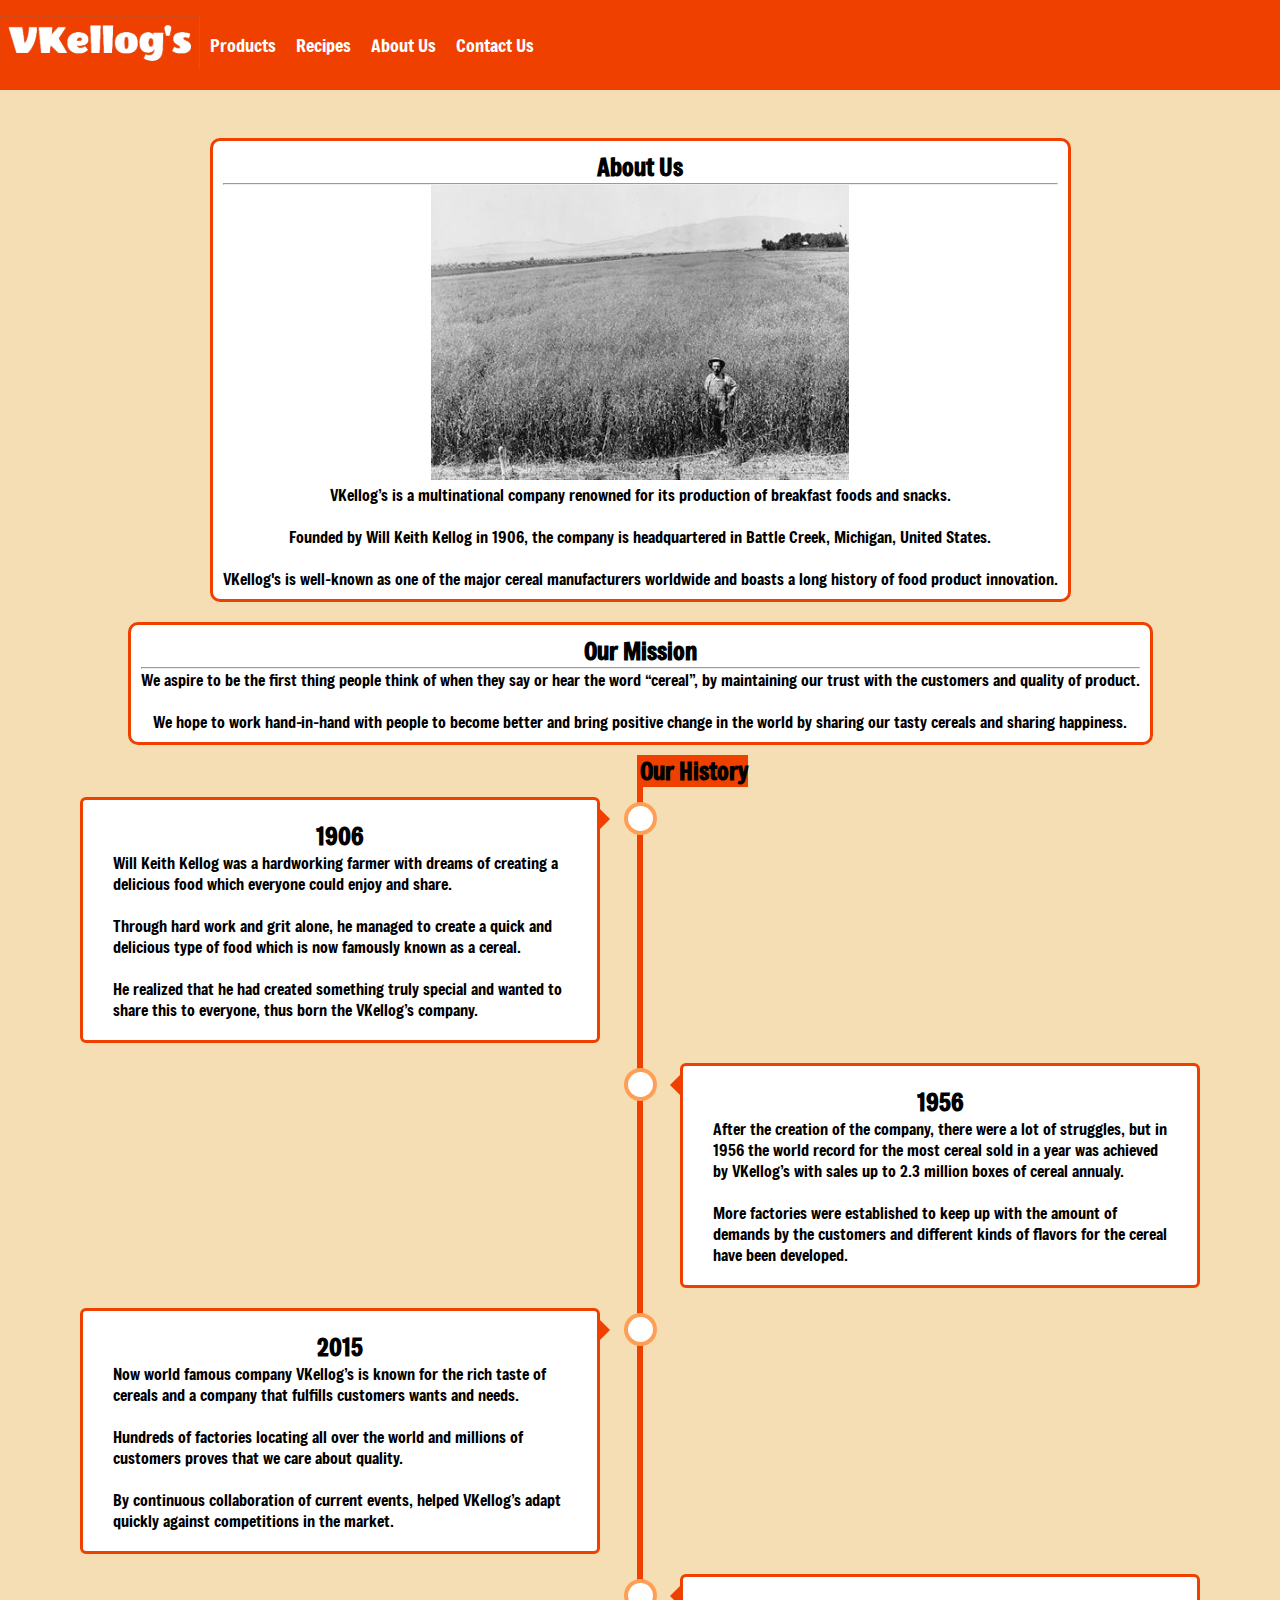
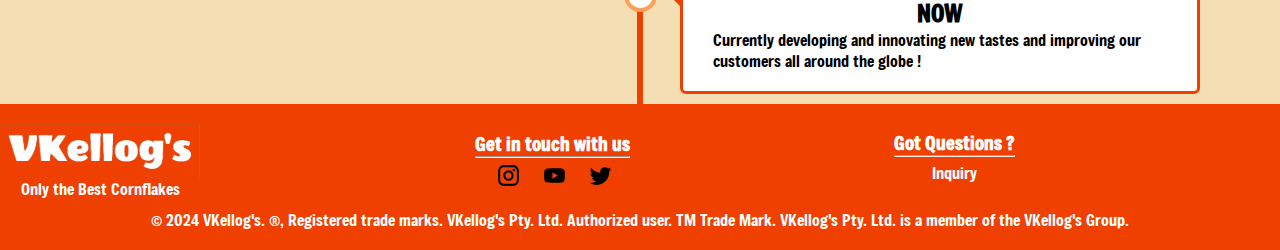
<file: AboutPage/index.html>
<!DOCTYPE html>
<html lang="en">
<head>
    <meta charset="UTF-8">
    <meta name="viewport" content="width=device-width, initial-scale=1.0">
    <title>Document</title>
    <link rel="stylesheet" href="styles.css">
</head>
<body>
        <div class="header">
            <a href="../MainPage/index.html"><img id="logo" src="../ImageAssets/Logo_Real.svg"></a>
            <div class="nav">
                <a href="../ProductPage/index.html">Products</a>
                <a href="../RecipePage/index.html">Recipes</a>
                <a href="../AboutPage/index.html">About Us</a>
                <a href="../ContactPage/index.html">Contact Us</a>
            </div>

            <a href="#"><img class="drpbtn" src="../ImageAssets/menu.svg"></a>

            <ul class="dropdown">
                <li><a href="../ProductPage/index.html">Products</a></li>
                <li><a href="../RecipePage/index.html">Recipes</a></li>
                <li><a href="../AboutPage/index.html">About Us</a></li>
                <li><a href="../ContactPage/index.html">Contact Us</a></li>
            </ul>


        </div>

        <div class="contents">
            <div class="about">
                <div class="about-text">
                    <h2>About Us</h2>
                    <hr>
                    <img src="../ImageAssets/sikellog.svg">
                    
                    <p>VKellog’s is a multinational company renowned for its production of breakfast foods and snacks.
                    <br><br>
                    Founded by Will Keith Kellog in 1906, the company is headquartered in Battle Creek, Michigan, United States. 
                    <br><br>
                    VKellog's is well-known as one of the major cereal manufacturers worldwide and boasts a long history of food product innovation.</p>
                </div>
            </div>
            <div class="mission">
                <div class="about-text">
                    <h2>Our Mission</h2>
                    <hr>
                <p>We aspire to be the first thing people think of when they say or hear the word “cereal”, by maintaining our trust with the customers and quality of product.
                    <br><br>
                    We hope to work hand-in-hand with people to become better and bring positive change in the world by sharing our tasty cereals and sharing happiness.</p>
                </div>
            </div>
            <div class="timeline">
                <h2 class="atas">Our History</h2>
                <div class="container left">
                  <div class="content">
                    <h2>1906</h2>
                    <p>Will Keith Kellog was a hardworking farmer with dreams of creating a delicious food which everyone could enjoy and share.
                        <br><br>
                        Through hard work and grit alone, he managed to create a quick and delicious type of food which is now famously known as a cereal.
                        <br><br>
                        He realized that he had created something truly special and wanted to share this to everyone, thus born the VKellog’s company.</p>
                  </div>
                </div>
                <div class="container right">
                  <div class="content">
                    <h2>1956</h2>
                    <p>After the creation of the company, there were a lot of struggles, but in 1956 the world record for the most cereal sold in a year was achieved by VKellog’s with sales up to 2.3 million boxes of cereal annualy.
                        <br><br>
                        More factories were established to keep up with the amount of demands by the customers and different kinds of flavors for the cereal have been developed.</p>
                  </div>
                </div>
                <div class="container left">
                  <div class="content">
                    <h2>2015</h2>
                    <p>Now world famous company VKellog’s is known for the rich taste of cereals and a company that fulfills customers wants and needs.
                        <br><br>
                        Hundreds of factories locating all over the world and millions of customers proves that we care about quality.
                        <br><br>
                        By continuous collaboration of current events, helped VKellog’s adapt quickly against competitions in the market.</p>
                  </div>
                </div>
                <div class="container right">
                  <div class="content">
                    <h2>NOW</h2>
                    <p>Currently developing and innovating new tastes and improving our customers all around the globe !
                  </div>
                </div>
                
              </div>
              <div class="footer">
            <div class="additional-info">
                <div class="logoPart">
                    <img id="logoP" src="../ImageAssets/Logo_Real.svg">
                    <p>Only the Best Cornflakes</p>
                </div>

                <div class="info-box">

                    <div class="social-medias">
                        <h3>Get in touch with us<hr></h3>
                        <div class="bawah">
                            <a href="#"><img class="logoSM" src="../ImageAssets/logo_insta.svg"> </a> 
                            <a href="#"><img class="logoSM" src="../ImageAssets/logo_youtube.svg"> </a> 
                            <a href="#"><img class="logoSM" src="../ImageAssets/logo_twitter.svg"> </a> 
                        </div>
                    </div>

                    <div class="box">
                        <h3>Got Questions ?<hr></h3>
                        <div class="bawah">
                            <a href="#">Inquiry</a>
                        </div>
                    </div>

                </div>
            </div>
                
                
                <div class="bot">
                    <p>© 2024 VKellog's. ®, Registered trade marks. VKellog's Pty. Ltd. Authorized user. TM Trade Mark. VKellog's Pty. Ltd. is a member of the VKellog's Group.</p>
                </div>

            </div>
        </div>
        </div>

        
        
    <script src="script.js"></script>
</body>
</html>
</file>
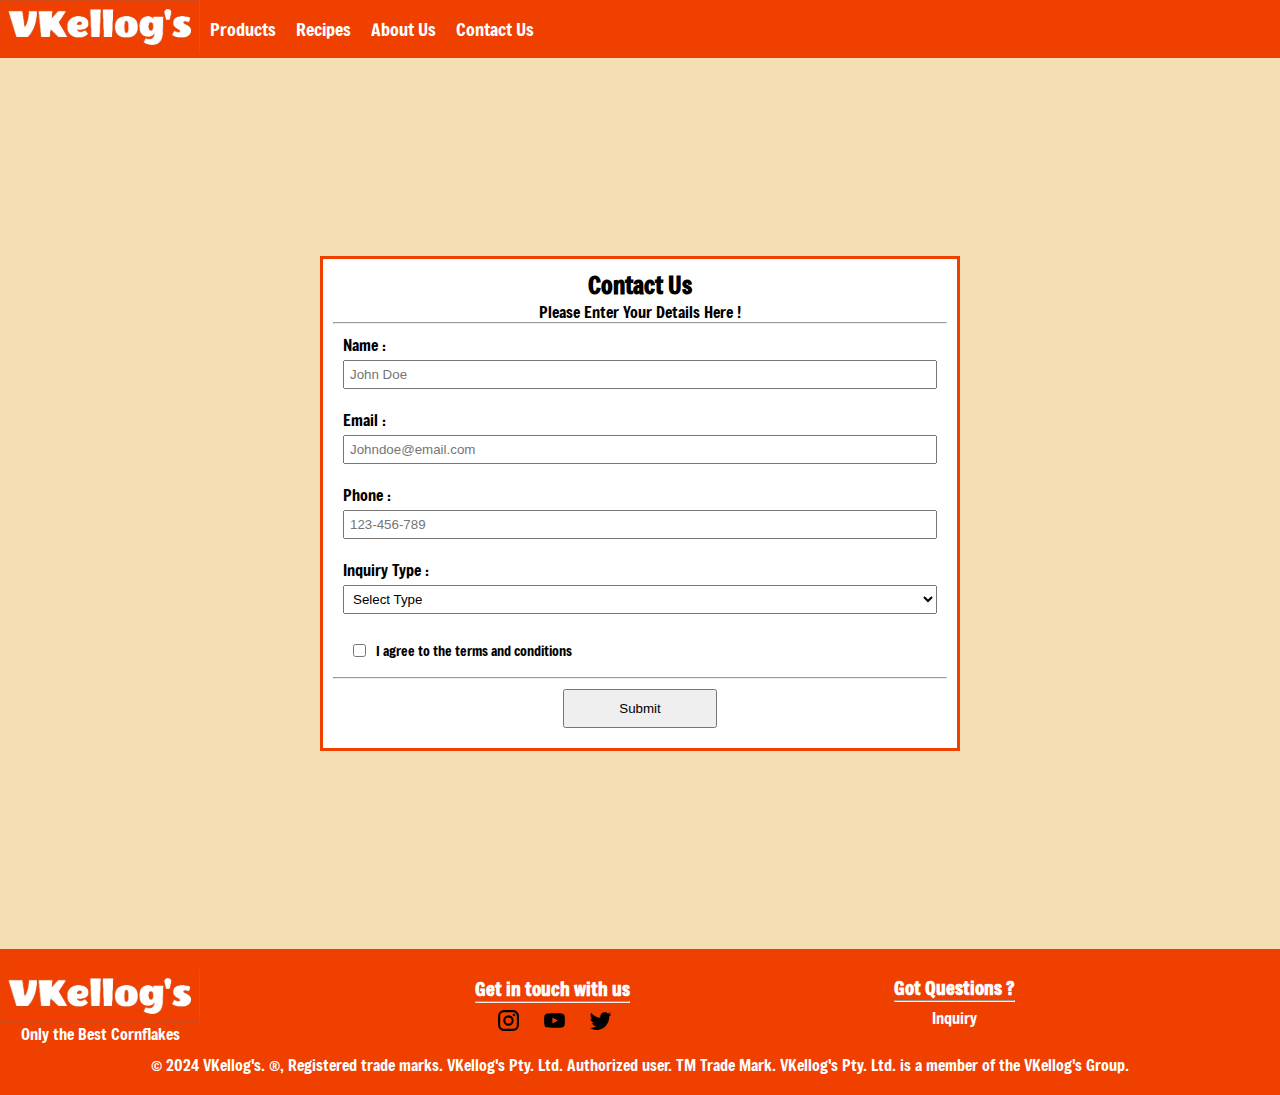
<file: ContactPage/index.html>
<!DOCTYPE html>
<html lang="en">
<head>
    <meta charset="UTF-8">
    <meta name="viewport" content="width=device-width, initial-scale=1.0">
    <title>Document</title>
    <link rel="stylesheet" href="styles.css">
</head>
<body>
        
        <div class="page">
            <div class="header">
            <a href="../MainPage/index.html"><img id="logo" src="../ImageAssets/Logo_Real.svg"></a>
            <div class="nav">
                <a href="../ProductPage/index.html">Products</a>
                <a href="../RecipePage/index.html">Recipes</a>
                <a href="../AboutPage/index.html">About Us</a>
                <a href="../ContactPage/index.html">Contact Us</a>
            </div>
            <a href="#"><img class="drpbtn" src="../ImageAssets/menu.svg"></a>

            <ul class="dropdown">
                <li><a href="../ProductPage/index.html">Products</a></li>
                <li><a href="../RecipePage/index.html">Recipes</a></li>
                <li><a href="../AboutPage/index.html">About Us</a></li>
                <li><a href="../ContactPage/index.html">Contact Us</a></li>
            </ul>
               
        </div>
            <div class="modal">
                
            <form id="inquiry">
                <h2>Contact Us</h2>
                
                <P>Please Enter Your Details Here !</P>
                <hr>
                <div class="inputs">
                    <label for="name">Name : </label>
                    <input type="text" id="nama" placeholder="John Doe">
                    <div class="err" id="err">*Name must be alphabet and at least 2 letters ! </div> 
                </div>

                <div class="inputs">
                    <label for="email">Email : </label>
                    <input type="text" id="email" placeholder="Johndoe@email.com">
                    <div class="err" id="errEmail">*Must contain @ and .com !</div> 
                </div>

                <div class="inputs">
                    <label for="phone">Phone : </label>
                    <input type="text" id="phone" placeholder="123-456-789">
                    <div class="err" id="errphone">*Must only contain numbers and 9 - 12 digits ! </div> 
                </div>

                <div class="inputs">
                    <label for="surname">Inquiry Type : </label>
                    <select name="type" id="type">
                        <option value="">Select Type</option>
                        <option value="general">General Inquiry</option>
                        <option value="cs">Customer Support</option>
                        <option value="feedback">Feedback & Suggestions</option>
                        <option value="complaint">Complaints</option>
                    </select>
                    <div class="err" id="errtype">*Select an inquiry type ! </div> 
                </div>

                <div class="input-box">
                    <input type="checkbox" id="terms">
                    <label for="terms">I agree to the terms and conditions</label>
                    
                </div>
                <div class="err" id="errterm">*Must agree to terms and conditions</div> 
                <hr>
                <button class="butt" type="submit">Submit</button>
                
            </form>

            
        </div>

        
        <div class="footer">
            <div class="additional-info">
                <div class="logoPart">
                    <img id="logoP" src="../ImageAssets/Logo_Real.svg">
                    <p>Only the Best Cornflakes</p>
                </div>
                
                <div class="info-box">

                    <div class="social-medias">
                        <h3>Get in touch with us<hr></h3>
                        <div class="bawah">
                            <a href="#"><img class="logoSM" src="../ImageAssets/logo_insta.svg"> </a> 
                            <a href="#"><img class="logoSM" src="../ImageAssets/logo_youtube.svg"> </a> 
                            <a href="#"><img class="logoSM" src="../ImageAssets/logo_twitter.svg"> </a> 
                        </div>
                    </div>

                    <div class="box">
                        <h3>Got Questions ?<hr></h3>
                        <div class="bawah">
                            <a href="#">Inquiry</a>
                        </div>
                    </div>

                </div>
            </div>
                
                
                <div class="bot">
                    <p>© 2024 VKellog's. ®, Registered trade marks. VKellog's Pty. Ltd. Authorized user. TM Trade Mark. VKellog's Pty. Ltd. is a member of the VKellog's Group.</p>
                </div>

            
        </div>
        </div>
        
    <script src="script.js"></script>
</body>
</html>
</file>
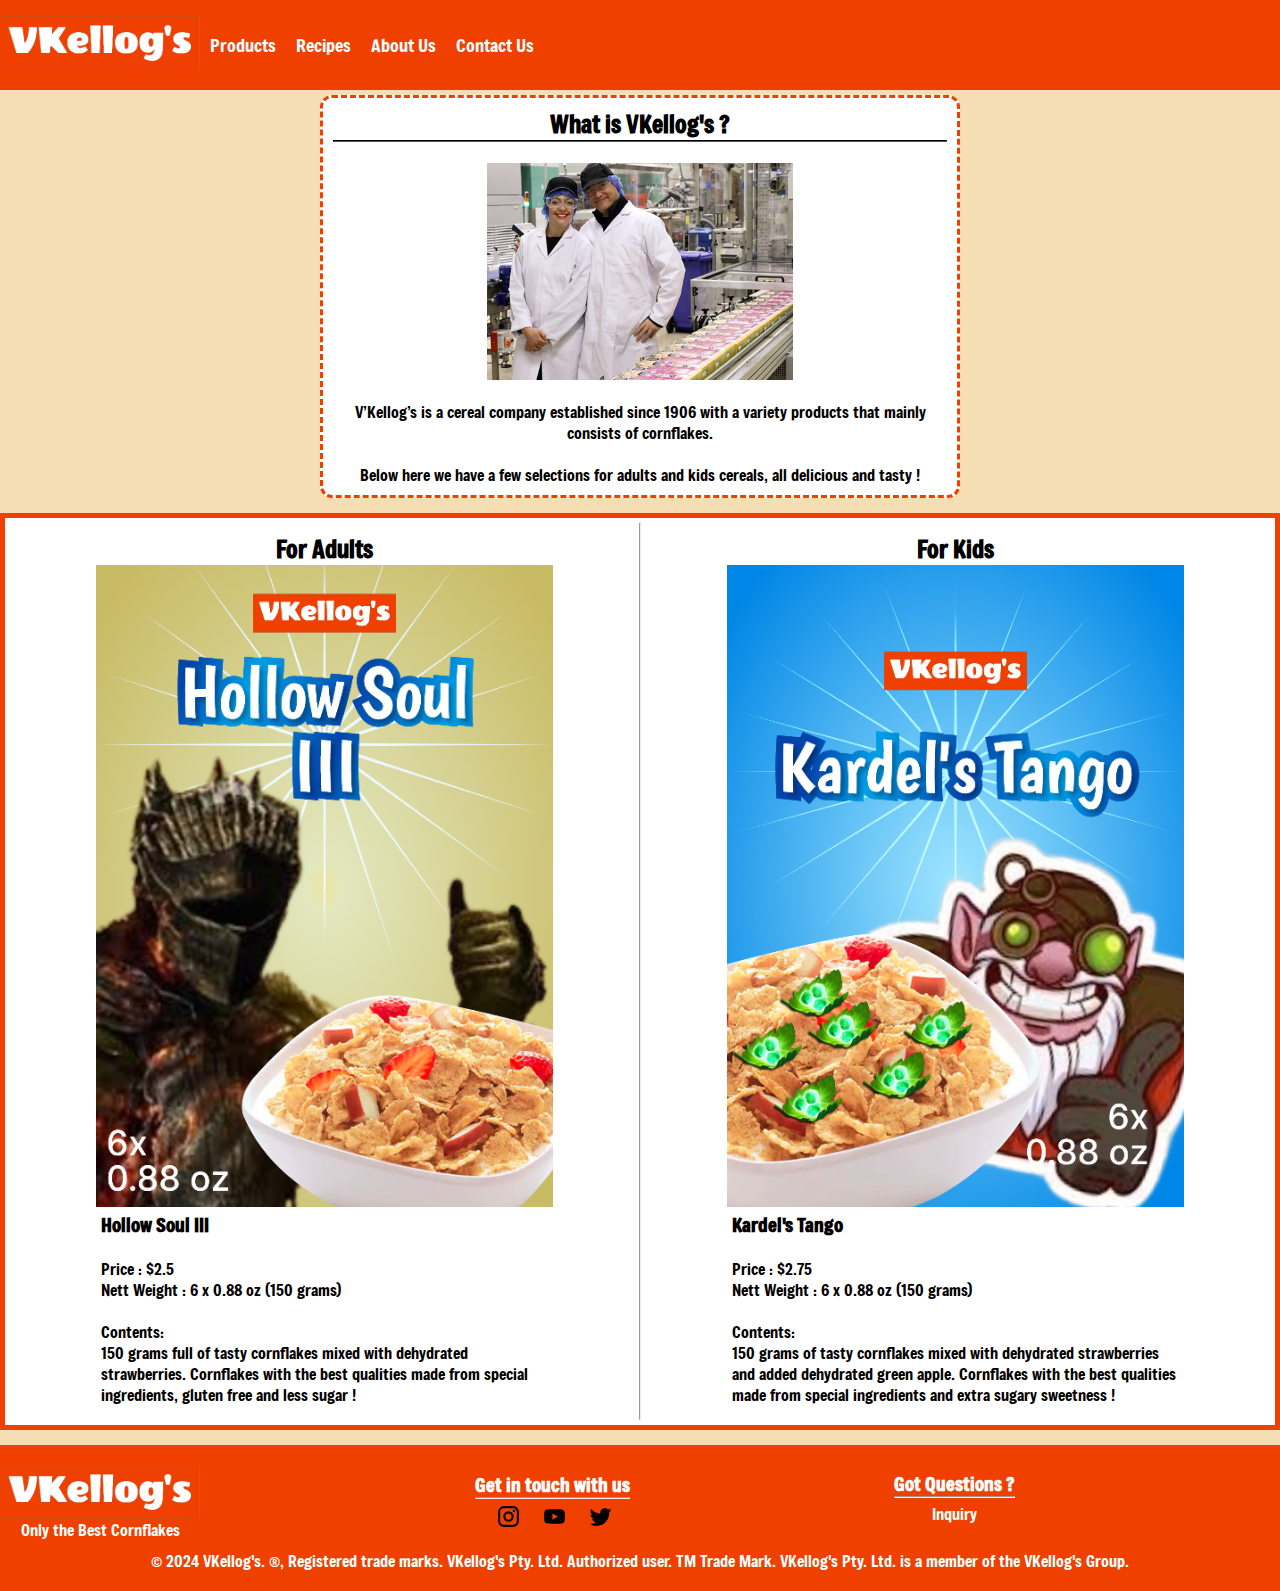
<file: ProductPage/index.html>
<!DOCTYPE html>
<html lang="en">
<head>
    <meta charset="UTF-8">
    <meta name="viewport" content="width=device-width, initial-scale=1.0">
    <title>Document</title>
    <link rel="stylesheet" href="styles.css">
</head>
<body>
        <div class="header">
            <a href="../MainPage/index.html"><img id="logo" src="../ImageAssets/Logo_Real.svg"></a>
            <div class="nav">
                <a href="../ProductPage/index.html">Products</a>
                <a href="../RecipePage/index.html">Recipes</a>
                <a href="../AboutPage/index.html">About Us</a>
                <a href="../ContactPage/index.html">Contact Us</a>
            </div>

            <a href="#"><img class="drpbtn" src="../ImageAssets/menu.svg"></a>

            <ul class="dropdown">
                <li><a href="../ProductPage/index.html">Products</a></li>
                <li><a href="../RecipePage/index.html">Recipes</a></li>
                <li><a href="../AboutPage/index.html">About Us</a></li>
                <li><a href="../ContactPage/index.html">Contact Us</a></li>
            </ul>


        </div>


        <div class="content">
            <div class="explanation-wrap">
                <div class="x-box">
                    <h2>What is VKellog's ?</h2>
                    <hr>
                    <br>
                    <img src="../ImageAssets/mission.svg">
                    <br>
                    V’Kellog’s is a cereal company established since 1906 with a variety products that mainly consists of cornflakes.
                    <br><br>
Below here we have a few selections for adults and kids cereals, all delicious and tasty !
                </div>
            </div>
            
            <div class="prod-wrap">
                <div class="adult">
                    <h2>For Adults</h2>
                    <div class="prod">
                        <div class="isi">
                            <img src="../ImageAssets/hollow.png">
                            <div class="tex">
                                <h3>Hollow Soul III</h3>
                                <br>
                                Price : $2.5
                                <br>
                            Nett Weight : 6 x 0.88 oz (150 grams)<br><br>

                            Contents:<br>
                            150 grams full of tasty cornflakes mixed with dehydrated strawberries. Cornflakes with the best qualities made from special ingredients, gluten free and less sugar !

                            </div>
                             </div>
                        
                    </div>
                </div>
                <hr>
                <div class="kids">
                    <h2>For Kids</h2>
                    <div class="prod">
                        <div class="isi">
                            <img src="../ImageAssets/kardel.png">
                            <div class="tex">
                                <h3>Kardel's Tango</h3>
                                <br>
                                Price : $2.75
                                <br>
                                 Nett Weight : 6 x 0.88 oz (150 grams)
                                 <br><br>
                                Contents:<br>
                                150 grams of tasty cornflakes mixed with dehydrated strawberries and added dehydrated green apple. Cornflakes with the best qualities made from special ingredients and extra sugary sweetness !
                            </div>
                             </div>
                        
                    </div>
                </div>
            </div>

            <div class="footer">
                <div class="additional-info">
                    <div class="logoPart">
                        <img id="logoP" src="../ImageAssets/Logo_Real.svg">
                        <p>Only the Best Cornflakes</p>
                    </div>

                    <div class="info-box">

                        <div class="social-medias">
                            <h3>Get in touch with us<hr></h3>
                            <div class="bawah">
                                <a href="#"><img class="logoSM" src="../ImageAssets/logo_insta.svg"> </a> 
                                <a href="#"><img class="logoSM" src="../ImageAssets/logo_youtube.svg"> </a> 
                                <a href="#"><img class="logoSM" src="../ImageAssets/logo_twitter.svg"> </a> 
                            </div>
                        </div>

                        <div class="box">
                            <h3>Got Questions ?<hr></h3>
                            <div class="bawah">
                                <a href="#">Inquiry</a>
                            </div>
                        </div>

                    </div>
                </div>
                    
                    
                    <div class="bot">
                        <p>© 2024 VKellog's. ®, Registered trade marks. VKellog's Pty. Ltd. Authorized user. TM Trade Mark. VKellog's Pty. Ltd. is a member of the VKellog's Group.</p>
                    </div>

            </div>
        </div>
        
        

        
        
    <script src="script.js"></script>
</body>
</html>
</file>
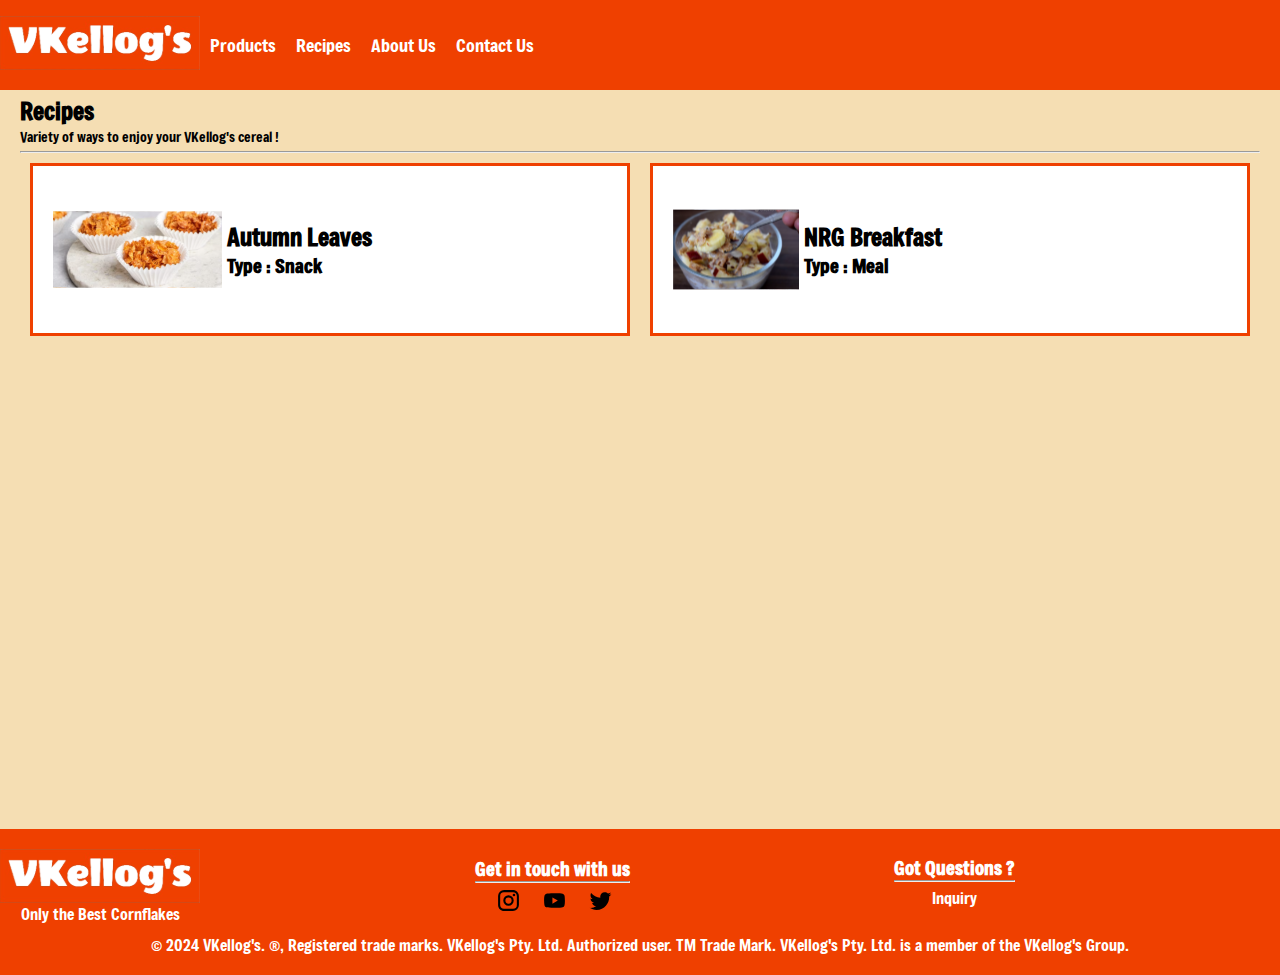
<file: RecipePage/index.html>
<!DOCTYPE html>
<html lang="en">
<head>
    <meta charset="UTF-8">
    <meta name="viewport" content="width=device-width, initial-scale=1.0">
    <title>Document</title>
    <link rel="stylesheet" href="styles.css">
</head>
<body>
        <div class="header">
            <a href="../MainPage/index.html"><img id="logo" src="../ImageAssets/Logo_Real.svg"></a>
            <div class="nav">
                <a href="../ProductPage/index.html">Products</a>
                <a href="../RecipePage/index.html">Recipes</a>
                <a href="../AboutPage/index.html">About Us</a>
                <a href="../ContactPage/index.html">Contact Us</a>
            </div>

            <a href="#"><img class="drpbtn" src="../ImageAssets/menu.svg"></a>

            <ul class="dropdown">
                <li><a href="../ProductPage/index.html">Products</a></li>
                <li><a href="../RecipePage/index.html">Recipes</a></li>
                <li><a href="../AboutPage/index.html">About Us</a></li>
                <li><a href="../ContactPage/index.html">Contact Us</a></li>
            </ul>


        </div>

        <div class="content">

            <div class="kotak">
                <h2>Recipes</h2>
                <p>Variety of ways to enjoy your VKellog's cereal !</p>
                <hr>
                <div class="wrap">
                    <div class="forum-wrap">
                        <a href="../RecipePage/autumn.html" class="actual">
                            <div class="forpic"><img src="../ImageAssets/honey.svg"></div>
                            <div class="part">
                                <h2> Autumn Leaves</h2>
                                <h3>Type : Snack</h3>
                            </div>
                        </a>         
                    </div>
                    <div class="forum-wrap">
                        <a href="../RecipePage/nrg.html" class="actual">
                            <div class="forpic"><img src="../ImageAssets/NRG.svg"></div>
                            <div class="part">
                                <h2>NRG Breakfast</h2>
                                <h3>Type : Meal</h3>
                            </div>
                        </a>
                        
                    </div>
                </div>
                
            </div>
        
        
        

        <div class="footer">
            <div class="additional-info">
                <div class="logoPart">
                    <img id="logoP" src="../ImageAssets/Logo_Real.svg">
                    <p>Only the Best Cornflakes</p>
                </div>

                <div class="info-box">

                    <div class="social-medias">
                        <h3>Get in touch with us<hr></h3>
                        <div class="bawah">
                            <a href="#"><img class="logoSM" src="../ImageAssets/logo_insta.svg"> </a> 
                            <a href="#"><img class="logoSM" src="../ImageAssets/logo_youtube.svg"> </a> 
                            <a href="#"><img class="logoSM" src="../ImageAssets/logo_twitter.svg"> </a> 
                        </div>
                    </div>

                    <div class="box">
                        <h3>Got Questions ?<hr></h3>
                        <div class="bawah">
                            <a href="#">Inquiry</a>
                        </div>
                    </div>

                </div>
            </div>
                
                
                <div class="bot">
                    <p>© 2024 VKellog's. ®, Registered trade marks. VKellog's Pty. Ltd. Authorized user. TM Trade Mark. VKellog's Pty. Ltd. is a member of the VKellog's Group.</p>
                </div>

        </div>
        </div>
        
        
    <script src="script.js"></script>
</body>
</html>
</file>
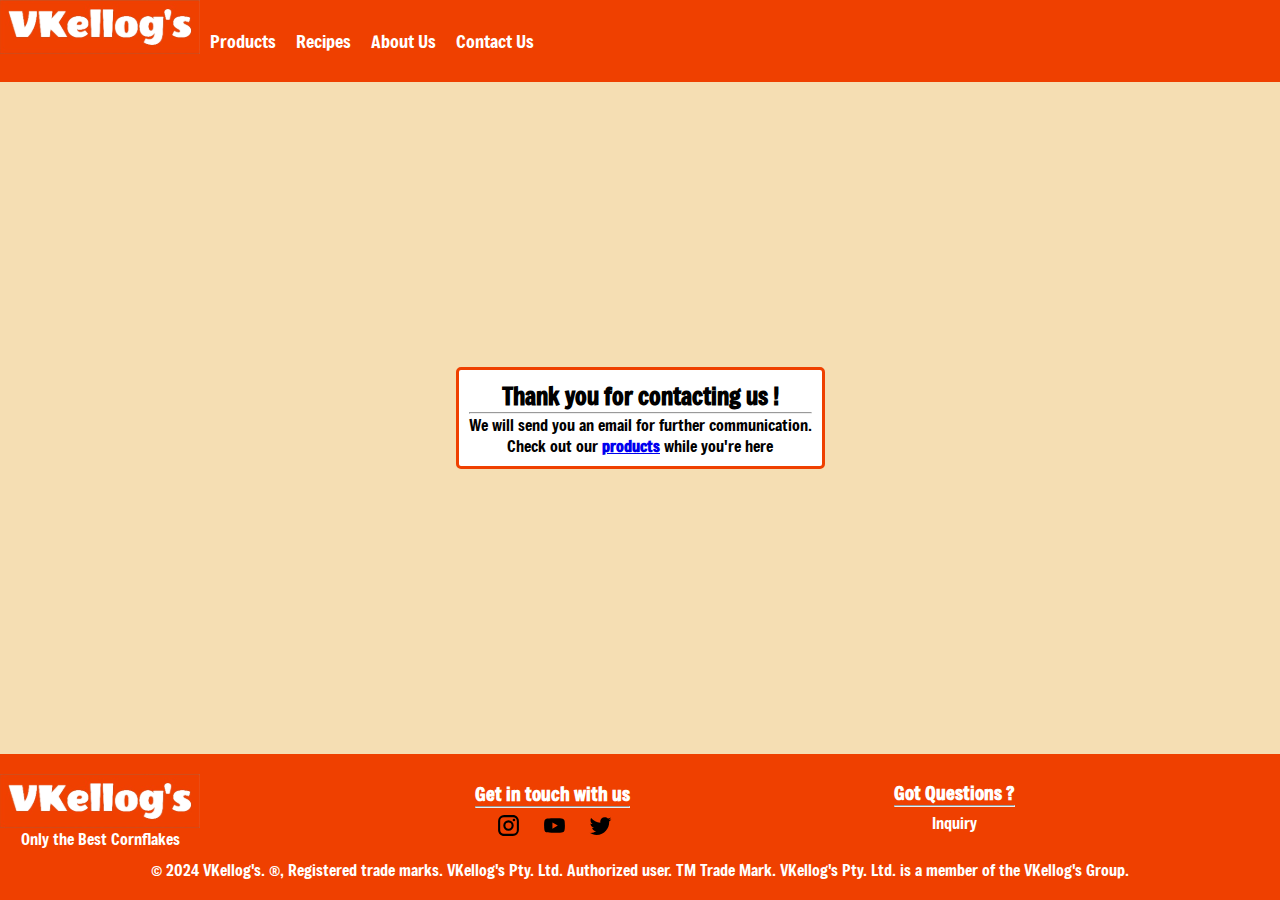
<file: ContactPage/thank.html>
<!DOCTYPE html>
<html lang="en">
<head>
    <meta charset="UTF-8">
    <meta name="viewport" content="width=device-width, initial-scale=1.0">
    <title>Document</title>
    <link rel="stylesheet" href="thank.css">
</head>
<body>
        
        <div class="page">
            <div class="header">
            <a href="../MainPage/index.html"><img id="logo" src="../ImageAssets/Logo_Real.svg"></a>
            <div class="nav">
                <a href="../ProductPage/index.html">Products</a>
                <a href="../RecipePage/index.html">Recipes</a>
                <a href="../AboutPage/index.html">About Us</a>
                <a href="../ContactPage/index.html">Contact Us</a>
            </div>
            <a href="#"><img class="drpbtn" src="../ImageAssets/menu.svg"></a>

            <ul class="dropdown">
                <li><a href="../ProductPage/index.html">Products</a></li>
                <li><a href="../RecipePage/index.html">Recipes</a></li>
                <li><a href="../AboutPage/index.html">About Us</a></li>
                <li><a href="../ContactPage/index.html">Contact Us</a></li>
            </ul>
               
        </div>
        <div class="page">
            <div class="modal">
            <div class="appreciate">
                <h2>Thank you for contacting us !</h2><hr><p>We will send you an email for further communication.<br>Check out our <a href="../ProductPage/index.html">products</a> while you're here</p>
            </div>

            
            </div>

<div class="footer">
            <div class="additional-info">
                <div class="logoPart">
                    <img id="logoP" src="../ImageAssets/Logo_Real.svg">
                    <p>Only the Best Cornflakes</p>
                </div>
                
                <div class="info-box">

                    <div class="social-medias">
                        <h3>Get in touch with us<hr></h3>
                        <div class="bawah">
                            <a href="#"><img class="logoSM" src="../ImageAssets/logo_insta.svg"> </a> 
                            <a href="#"><img class="logoSM" src="../ImageAssets/logo_youtube.svg"> </a> 
                            <a href="#"><img class="logoSM" src="../ImageAssets/logo_twitter.svg"> </a> 
                        </div>
                    </div>

                    <div class="box">
                        <h3>Got Questions ?<hr></h3>
                        <div class="bawah">
                            <a href="#">Inquiry</a>
                        </div>
                    </div>

                </div>
            </div>
                
                
                <div class="bot">
                    <p>© 2024 VKellog's. ®, Registered trade marks. VKellog's Pty. Ltd. Authorized user. TM Trade Mark. VKellog's Pty. Ltd. is a member of the VKellog's Group.</p>
                </div>

            
        </div>


        </div>
            

        
        
        
    <script src="thank.js"></script>
</body>
</html>
</file>
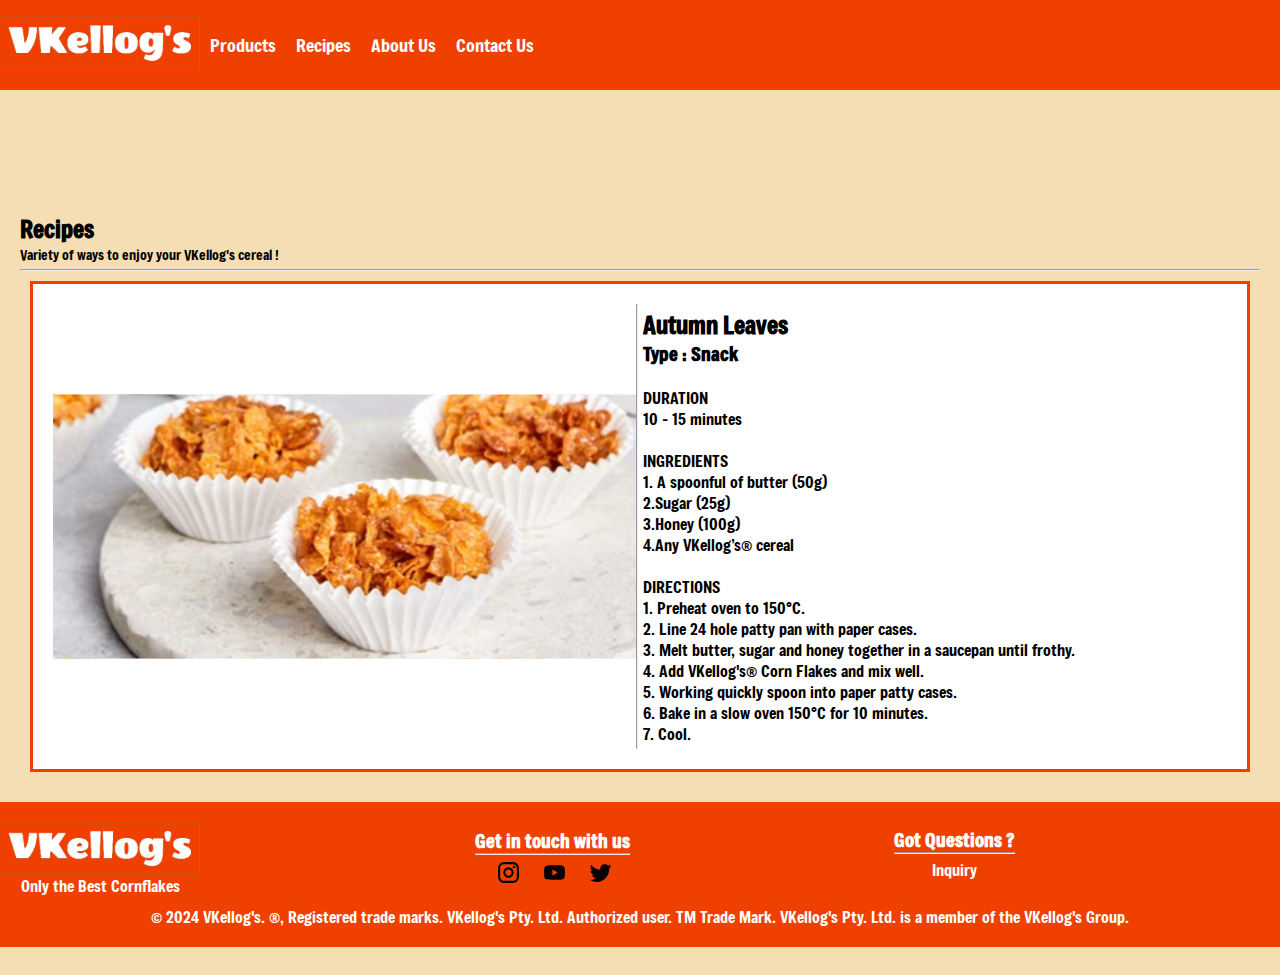
<file: RecipePage/autumn.html>
<!DOCTYPE html>
<html lang="en">
<head>
    <meta charset="UTF-8">
    <meta name="viewport" content="width=device-width, initial-scale=1.0">
    <title>Document</title>
    <link rel="stylesheet" href="autumn.css">
</head>
<body>
        <div class="header">
            <a href="../MainPage/index.html"><img id="logo" src="../ImageAssets/Logo_Real.svg"></a>
            <div class="nav">
                <a href="../ProductPage/index.html">Products</a>
                <a href="../RecipePage/index.html">Recipes</a>
                <a href="../AboutPage/index.html">About Us</a>
                <a href="../ContactPage/index.html">Contact Us</a>
            </div>

            <a href="#"><img class="drpbtn" src="../ImageAssets/menu.svg"></a>

            <ul class="dropdown">
                <li><a href="#">Products</a></li>
                <li><a href="../RecipePage/index.html">Recipes</a></li>
                <li><a href="../AboutPage/index.html">About Us</a></li>
                <li><a href="../ContactPage/index.html">Contact Us</a></li>
            </ul>


        </div>

        <div class="content">

            <div class="kotak">
                <h2>Recipes</h2>
                <p>Variety of ways to enjoy your VKellog's cereal !</p>
                <hr>
                <div class="wrap">
                    <div class="forum-wrap">
                        
                            <div class="forpic"><img src="../ImageAssets/honey.svg"></div>
                            <hr>
                            <div class="part">
                                <h2> Autumn Leaves</h2>
                                <h3>Type : Snack</h3>
                                <br>
                                DURATION<br>
                                10 - 15 minutes
                                <br><br>
                                INGREDIENTS<br>
                                    1. A spoonful of butter (50g)<br>
                                    2.Sugar (25g)<br>
                                    3.Honey (100g)<br>
                                    4.Any VKellog’s® cereal<br>
                                    <br>
                                    DIRECTIONS<br>
                                    1. Preheat oven to 150°C.<br>2. Line 24 hole patty pan with paper cases.<br>3. Melt butter, sugar and honey together in a saucepan until frothy.<br>4. Add VKellog's® Corn Flakes and mix well.<br>5. Working quickly spoon into paper patty cases.<br>6. Bake in a slow oven 150°C for 10 minutes.<br>7. Cool.
                            </div>
                            
                        
                    </div>
                </div>
                
            </div>
        
        
        

        <div class="footer">
            <div class="additional-info">
                <div class="logoPart">
                    <img id="logoP" src="../ImageAssets/Logo_Real.svg">
                    <p>Only the Best Cornflakes</p>
                </div>

                <div class="info-box">

                    <div class="social-medias">
                        <h3>Get in touch with us<hr></h3>
                        <div class="bawah">
                            <a href="#"><img class="logoSM" src="../ImageAssets/logo_insta.svg"> </a> 
                            <a href="#"><img class="logoSM" src="../ImageAssets/logo_youtube.svg"> </a> 
                            <a href="#"><img class="logoSM" src="../ImageAssets/logo_twitter.svg"> </a> 
                        </div>
                    </div>

                    <div class="box">
                        <h3>Got Questions ?<hr></h3>
                        <div class="bawah">
                            <a href="#">Inquiry</a>
                        </div>
                    </div>

                </div>
            </div>
                
                
                <div class="bot">
                    <p>© 2024 VKellog's. ®, Registered trade marks. VKellog's Pty. Ltd. Authorized user. TM Trade Mark. VKellog's Pty. Ltd. is a member of the VKellog's Group.</p>
                </div>

        </div>
        </div>
        
        
    <script src="autumn.js"></script>
</body>
</html>
</file>
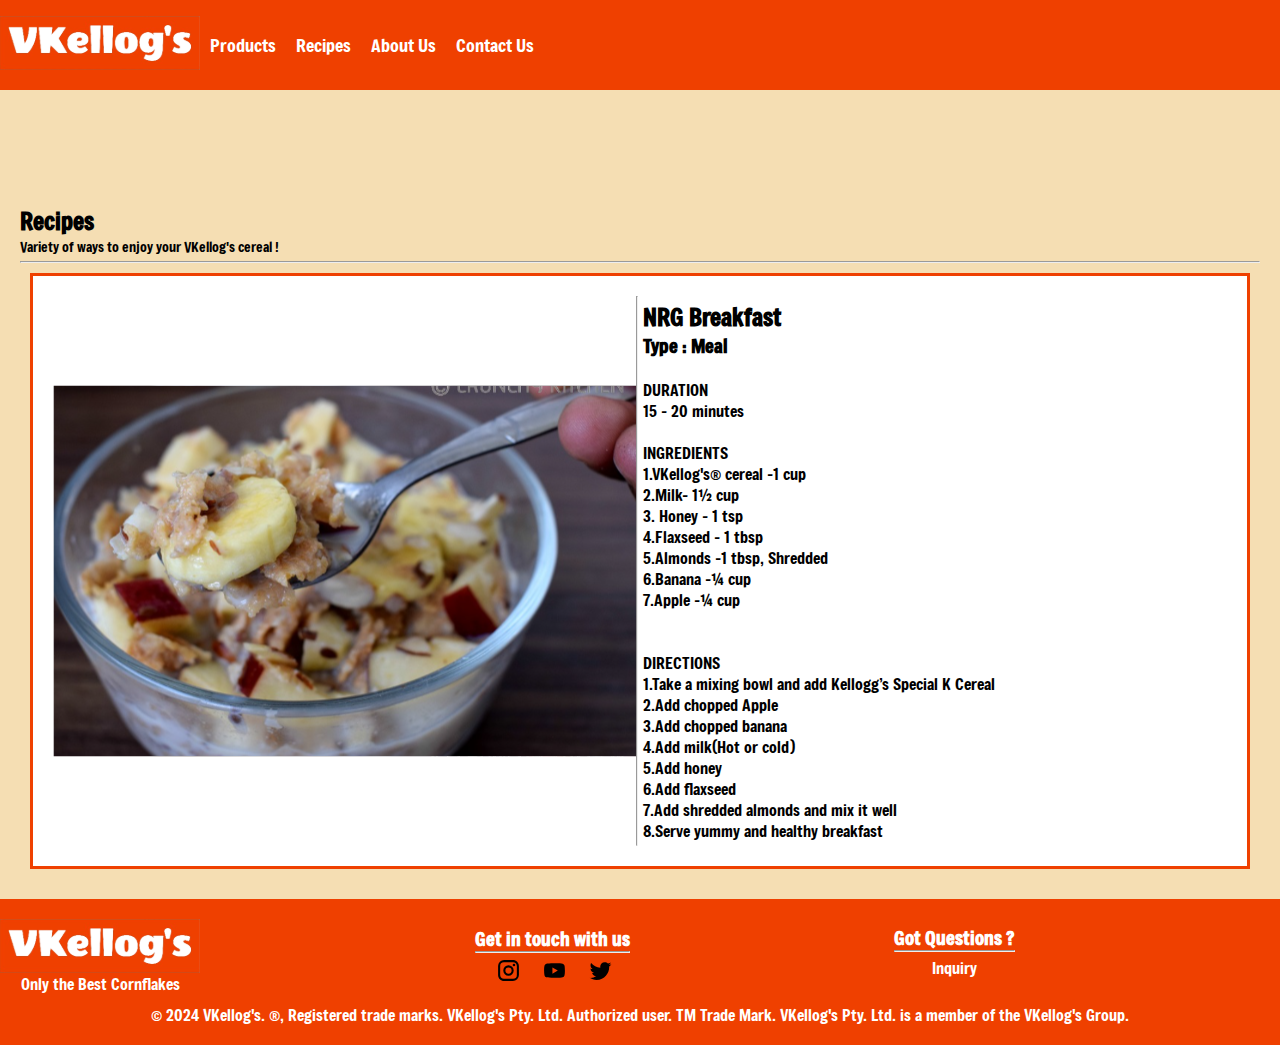
<file: RecipePage/nrg.html>
<!DOCTYPE html>
<html lang="en">
<head>
    <meta charset="UTF-8">
    <meta name="viewport" content="width=device-width, initial-scale=1.0">
    <title>Document</title>
    <link rel="stylesheet" href="nrg.css">
</head>
<body>
        <div class="header">
            <a href="../MainPage/index.html"><img id="logo" src="../ImageAssets/Logo_Real.svg"></a>
            <div class="nav">
                <a href="../ProductPage/index.html">Products</a>
                <a href="../RecipePage/index.html">Recipes</a>
                <a href="../AboutPage/index.html">About Us</a>
                <a href="../ContactPage/index.html">Contact Us</a>
            </div>

            <a href="#"><img class="drpbtn" src="../ImageAssets/menu.svg"></a>

            <ul class="dropdown">
                <li><a href="../ProductPage/index.html">Products</a></li>
                <li><a href="../RecipePage/index.html">Recipes</a></li>
                <li><a href="../AboutPage/index.html">About Us</a></li>
                <li><a href="../ContactPage/index.html">Contact Us</a></li>
            </ul>


        </div>

        <div class="content">

            <div class="kotak">
                <h2>Recipes</h2>
                <p>Variety of ways to enjoy your VKellog's cereal !</p>
                <hr>
                <div class="wrap">
                    <div class="forum-wrap">
                            <div class="forpic"><img src="../ImageAssets/NRG.svg"></div>
                            <hr>
                            <div class="part">
                                <h2>NRG Breakfast</h2>
                                <h3>Type : Meal</h3>
                                <br>
                                DURATION<br>
                                15 - 20 minutes
                                <br><br>
                                INGREDIENTS<br>
1.VKellog's® cereal -1 cup<br>
2.Milk- 1½ cup<br>
3. Honey - 1 tsp<br>
4.Flaxseed - 1 tbsp<br>
5.Almonds -1 tbsp, Shredded<br>
6.Banana -¼ cup<br>
7.Apple -¼ cup<br>
<br><br>
DIRECTIONS<br>
1.Take a mixing bowl and add Kellogg’s Special K Cereal<br>
2.Add chopped Apple<br>
3.Add chopped banana<br>
4.Add milk(Hot or cold)<br>
5.Add honey<br>
6.Add flaxseed<br>
7.Add shredded almonds and mix it well<br>
8.Serve yummy and healthy breakfast<br>
                            </div>
                            
                        
                    </div>
                </div>
                
            </div>
        
        
        

        <div class="footer">
            <div class="additional-info">
                <div class="logoPart">
                    <img id="logoP" src="../ImageAssets/Logo_Real.svg">
                    <p>Only the Best Cornflakes</p>
                </div>

                <div class="info-box">

                    <div class="social-medias">
                        <h3>Get in touch with us<hr></h3>
                        <div class="bawah">
                            <a href="#"><img class="logoSM" src="../ImageAssets/logo_insta.svg"> </a> 
                            <a href="#"><img class="logoSM" src="../ImageAssets/logo_youtube.svg"> </a> 
                            <a href="#"><img class="logoSM" src="../ImageAssets/logo_twitter.svg"> </a> 
                        </div>
                    </div>

                    <div class="box">
                        <h3>Got Questions ?<hr></h3>
                        <div class="bawah">
                            <a href="#">Inquiry</a>
                        </div>
                    </div>

                </div>
            </div>
                
                
                <div class="bot">
                    <p>© 2024 VKellog's. ®, Registered trade marks. VKellog's Pty. Ltd. Authorized user. TM Trade Mark. VKellog's Pty. Ltd. is a member of the VKellog's Group.</p>
                </div>

        </div>
        </div>
        
    <script src="nrg.js"></script>
</body>
</html>
</file>
<file: AboutPage/styles.css>
*{
    margin: 0;
    padding: 0;
    box-sizing: border-box;
}

@font-face {
    font-family: 'Freeman';
    src: url('../Freeman/Freeman-Regular.ttf') format('truetype');
    font-weight: normal;
    font-style: normal;
}

html{
    width: 100%;
    height:100%;
    overflow-x: hidden;
}

body{
    width: 100%;
    height: 100%;
    font-family: 'Freeman';
    background-color: wheat;
}

@media screen and (max-width:768px){
    div.header{
        align-items: center;
        flex-direction: column;
        height:fit-content;
        flex-direction: row;
        justify-content: space-between;
    }
    div.nav{
        /* flex-direction: column;
        align-items: center; */
        display: none;
    }
    div.contents{
        margin-top: 7%;
    }
    div.text{
        font-size: 10px;
        max-width: 150px;
    }
    div.logoPart{
        align-items: center; /* Center content horizontally */
        justify-content: center;
        width: 100%;
    }
    #logoText{
        display: none;
    }
    #logoP{
        max-width: 150px;
        align-self: center;
    }
    .desc{
        flex-direction: column;
    }
    div.desc img{
        width: 100%;
        padding-left: 10px;
    }
    div.additional-info{
        flex-direction: column;
    }
    div.social-medias{
        justify-content: center;
        align-items: center;
        flex-direction: column;
        width: fit-content;
    }
    div.social-medias a{
        margin: 10px;
    }
    ul {
        list-style: none;
        background-color: #EF4000;
    }
    
    ul.dropdown li{
        display: block;
    }
    
    ul li a:hover{
        opacity: 80%;
    }
    
    ul.dropdown{
        width: 100%;
        background-color: #EF4000;
        position: absolute;
        z-index: 999;
        display: none;
    }
    
    ul li{
        display: inline-block;
        position: relative;
    }
    
    
    ul li a{
        display: block;
        padding: 20px 25px;
        color: #FFF;
        text-decoration: none;
        text-align: center;
    
    }
    .header img{
        height: 58.6px;
    }
    div.about{
        margin-top: 75px;
        font-size: 12px;
    }
    div.mission{
        margin-top: 75px;
        margin-bottom: 75px;
        font-size: 12px;
    }
}
.drpbtn {
    height: 100%;
    /* width: 100%; */width: auto;
}

.dropdown {
    display: none;
    list-style: none;
    background-color: #EF4000;
    position: absolute;
    top: 60px;
    width: 100%;
    z-index: 999;
}

.dropdown li {
    display: block;
    text-align: center;
}

.dropdown li a {
    display: block;
    padding: 20px 25px;
    color: white;
    text-decoration: none;
}

.dropdown li a:hover {
    opacity: 80%;
}

@media screen and (min-width:769px){
    .drpbtn{
        display: none;
    }
}

.about{
    display: flex;
    width: 100%;
    height: fit-content;
    align-items: center;
    justify-content: center;
    text-align: center;
}

.mission{
    display: flex;
    width: 100%;
    height: 35%;
    align-items: center;
    justify-content: center;
    text-align: center;

}

.about, .mission{
    padding: 10px;
}

.about-text{
    width: fit-content;
    background-color: #FFF;
    border: solid;
    border-color: #EF4000;
    border-radius: 10px;
    padding: 10px;
}

.about-text img{
    width: 50%;
}

.timeline {
    position: relative;
    max-width: 1200px;
    margin: 0 auto;
    
  }
.atas{
    z-index: 10;
    position: inherit;
    background-color: #EF4000;
    width: fit-content;
    left: 50%;
    right: 50%;
    

}
  
  /* The actual timeline (the vertical ruler) */
  .timeline::after {
    content: '';
    position: absolute;
    width: 6px;
    background-color: #EF4000;
    top: 0;
    bottom: 0;
    left: 50%;
    margin-left: -3px;
  }
  
  /* Container around content */
  .container {
    padding: 10px 40px;
    position: relative;
    background-color: inherit;
    width: 50%;
  }
  
  /* The circles on the timeline */
  .container::after {
    content: '';
    position: absolute;
    display: flex;
    width: 25px;
    height: 25px;
    right: -17px;
    background-color: white;
    border: 4px solid #FF9F55;
    top: 15px;
    border-radius: 50%;
    z-index: 1;
  }
  
  /* Place the container to the left */
  .left {
    left: 0;
  }
  
  /* Place the container to the right */
  .right {
    left: 50%;
  }
  
  /* Add arrows to the left container (pointing right) */
  .left::before {
    content: " ";
    height: 0;
    position: absolute;
    top: 22px;
    width: 0;
    z-index: 1;
    right: 30px;
    border: medium solid white;
    border-width: 10px 0 10px 10px;
    border-color: transparent transparent transparent #EF4000;
  }
  
  /* Add arrows to the right container (pointing left) */
  .right::before {
    content: " ";
    height: 0;
    position: absolute;
    top: 22px;
    width: 0;
    z-index: 1;
    left: 30px;
    border: medium solid white;
    border-width: 10px 10px 10px 0;
    border-color: transparent #EF4000 transparent transparent;
  }
  
  /* Fix the circle for containers on the right side */
  .right::after {
    left: -16px;
  }
  
  /* The actual content */
  .content {
    padding: 20px 30px;
    background-color: white;
    position: relative;
    border-radius: 6px;
    border: solid;
    border-color: #EF4000;
  }

  
  /* Media queries - Responsive timeline on screens less than 600px wide */
  @media screen and (max-width: 768px) {
    /* Place the timelime to the left */
    .timeline::after {
    left: 31px;
    }
    
    /* Full-width containers */
    .container {
    width: 100%;
    padding-left: 70px;
    padding-right: 25px;
    }
    
    /* Make sure that all arrows are pointing leftwards */
    .container::before {
    left: 60px;
    border: medium solid white;
    border-width: 10px 10px 10px 0;
    border-color: transparent #EF4000 transparent transparent;
    }
  
    /* Make sure all circles are at the same spot */
    .left::after, .right::after {
    left: 15px;
    }
    
    /* Make all right containers behave like the left ones */
    .right {
    left: 0%;
    }
    .atas{
        left: 0;
    }
    .timeline{
        font-size: 12px;
    }
  }

.contents{
    display: flex;
    flex-direction: column;
    width: 100%;
    height: 100%;
    margin-top: 10%;
}

.header{
    display: flex;
    position: fixed;
    top: 0;
    left: 0;
    flex-direction: row;
    align-items: start;
    width: 100%;
    height: 10%;
    max-height: 90px;
    background-color: #EF4000;
    z-index: 100;
}

.header a{
    align-self: center;
    height: fit-content;
}

#logo{
    width: auto;
    height: auto;
    max-width: 200px;
}

.content{
    display: flex;
    flex-direction: column;
    /* flex-grow: 1; */
    justify-content: center;
    /* padding-top: 10%; */
    align-items: center;
}

.nav{
    align-self: center;
    display: flex;
}

.nav a{
    position: relative;
    display: flex;
    margin: 10px;
    color: white;
    font-style: normal;
    font-size:large;
    text-decoration: none;
}

.nav a::before{
    content: '';
    position: absolute;
    top: 100%;
    left: 0;
    width: 0;
    height: 2px;
    background: white;
    transition: .3s;
}

.nav a:hover::before{
    width: 100%;
}


.logoPart{
    width: fit-content;
    display: flex;
    flex-direction: column;
    /* justify-content: center; */
    /* align-content: center; */

}

.social-medias{
    display: flex;
    width: fit-content;
    align-self: center;
    flex-direction: column;
    justify-self: center;
}

.social-medias h3{
    color: white;
}

.info-box{
    margin-left: 10px;
    display: flex;
    flex-direction: row;
    justify-content: space-evenly;
    width: 100%;
}

.bawah{
    display: flex;
    align-self: center;
    justify-content: space-evenly;
    margin-top: 5px;
    width: 100%;
}

.box{
    display: flex;
    flex-direction: column;
    color: white;
    padding-bottom: 10px;
    width: fit-content;
    align-self: center;
}

.box a:hover{
    opacity: 80%;
}

.bawah a{
    text-decoration: none;
    color: white;
}

.social-medias a{
    text-decoration: none;
    margin-left: 5px;
}

.logoSM{
    width: 25px;
    color: white;
}

.logoSM:hover{
    background-color: white;
    opacity: 50%;
    border-radius: 2rem;
    transition: ease-in-out 200ms;
}

.additional-info{
    display: flex;
    flex-direction: row;
    width: 100%;
}

.footer{
    width: 100%;
    /* display: flex; */
    flex-direction: column;
    height: fit-content;
    background-color: #EF4000;
    bottom: 0;
    padding: 20px 0;
    align-items: center; /* Center content horizontally */
    justify-content: center;
}

.top{
    width: fit-content;
}

.footer p{
    text-align: center;
    color: white;
}

#logoP{
    width: 200px;
}

#logoText{
    width: 235px;
    height: auto;
}

.bot{
    margin-top: 10px;
}
</file>
<file: ContactPage/styles.css>
*{
    margin: 0;
    padding: 0;
    box-sizing: border-box;
}

@font-face {
    font-family: 'Freeman';
    src: url('../Freeman/Freeman-Regular.ttf') format('truetype');
    font-weight: normal;
    font-style: normal;
}

html{
    width: 100%;
    height:100%;
    overflow-x: 100%;
}

body{
    width: 100%;
    height: 100%;
    font-family: 'Freeman';
    display: flex;
}

@media screen and (max-width:768px){
    div.header{
        align-items: center;
        height:fit-content;
        flex-direction: row;
        justify-content: space-between;
    }
    div.nav{
        /* flex-direction: column;
        align-items: center; */
        display: none;
    }
    div.text{
        font-size: 10px;
        max-width: 150px;
    }
    div.logoPart{
        align-items: center; 
        justify-content: center;
        width: 100%;
    }
    #logoText{
        display: none;
    }
    #logoP{
        max-width: 150px;
        align-self: center;
    }
    .desc{
        flex-direction: column;
    }
    div.desc img{
        width: 100%;
        padding-left: 10px;
    }
    div.additional-info{
        flex-direction: column;
    }
    div.social-medias{
        justify-content: center;
        align-items: center;
        flex-direction: column;
        width: fit-content;
    }
    div.social-medias a{
        margin: 10px;
    }
    div.info-box{
        flex-direction: column;
        padding-top: 10px;
        margin: 0;
    }
    div.modal{
        min-height: 100%;
    }
    #inquiry{
        min-width: 75%;
    }
    ul {
        list-style: none;
        background-color: #EF4000;
    }
    
    ul.dropdown li{
        display: block;
    }
    
    ul li a:hover{
        opacity: 80%;
    }
    
    ul.dropdown{
        width: 100%;
        background-color: #EF4000;
        position: absolute;
        z-index: 999;
        display: none;
    }
    
    ul li{
        display: inline-block;
        position: relative;
    }
    
    
    ul li a{
        display: block;
        padding: 20px 25px;
        color: #FFF;
        text-decoration: none;
        text-align: center;
    
    }
}
.dropdown {
    display: none;
    list-style: none;
    background-color: #EF4000;
    position: absolute;
    top: 60px;
    width: 100%;
    z-index: 999;
}

.dropdown li {
    display: block;
    text-align: center;
}

.dropdown li a {
    display: block;
    padding: 20px 25px;
    color: white;
    text-decoration: none;
}

.dropdown li a:hover {
    opacity: 80%;
}
.header a{
    width: auto;
    height: 100%;
}

@media screen and (min-width:769px){
    .drpbtn{
        display: none;
    }
}

* {
    margin: 0;
    padding: 0;
    box-sizing: border-box;
}

.header {
    display: flex;
    flex-direction: row;
    align-items: center;
    width: 100%;
    height: 60px;
    background-color: #EF4000;
}

/* .drpbtn,ul{
    display: none;
} */

.header img{
    height: 100%;
}

.header{
    display: flex;
    /* position: fixed; */
    top: 0;
    left: 0;
    flex-direction: row;
    align-items: start;
    width: 100%;
    height: 10%;
    max-height: 90px;
    background-color: #EF4000;
    /* z-index: 100; */
}

.header a{
    align-self: center;
}

#logo{
    width: auto;
    height: auto;
    max-width: 200px;
}

.content{
    display: flex;
    flex-direction: column;
    /* flex-grow: 1; */
    justify-content: center;
    /* padding-top: 10%; */
    align-items: center;
}

.nav{
    align-self: center;
    display: flex;
}

.nav a{
    position: relative;
    display: flex;
    margin: 10px;
    color: white;
    font-style: normal;
    font-size:large;
    text-decoration: none;
}

.nav a::before{
    content: '';
    position: absolute;
    top: 100%;
    left: 0;
    width: 0;
    height: 2px;
    background: white;
    transition: .3s;
}

.nav a:hover::before{
    width: 100%;
}

.content video{
    display: block;
    /* width: fit-content; */
    /* height: auto; */
    /* max-height: 500px; */
    width: 100%;
    align-items: center;
    justify-content: center;
    z-index: -1;
}

.container h2{
    text-align: center;
    color: white;
    font-weight: bolder;
}

.text{
    position: absolute;
    justify-self: center;
    z-index: -1;
}
.vid{
    position: relative;
    z-index: -1;
    display: block;
}

.text h1{
    color: white;
    text-align: center;
    justify-content: center;
}

.logoPart{
    width: fit-content;
    display: flex;
    flex-direction: column;
    /* justify-content: center; */
    /* align-content: center; */

}

.social-medias{
    display: flex;
    width: fit-content;
    align-self: center;
    flex-direction: column;
    justify-self: center;
}

.social-medias h3{
    color: white;
}

.info-box{
    margin-left: 10px;
    display: flex;
    flex-direction: row;
    justify-content: space-evenly;
    width: 100%;
}

.bawah{
    display: flex;
    align-self: center;
    justify-content: space-evenly;
    margin-top: 5px;
    width: 100%;
}

.box{
    display: flex;
    flex-direction: column;
    color: white;
    padding-bottom: 10px;
    width: fit-content;
    align-self: center;
}

.box a:hover{
    opacity: 80%;
}

.bawah a{
    text-decoration: none;
    color: white;
}

.social-medias a{
    text-decoration: none;
    margin-left: 5px;
}

.logoSM{
    width: 25px;
    color: white;
}

.logoSM:hover{
    background-color: white;
    opacity: 50%;
    border-radius: 2rem;
    transition: ease-in-out 200ms;
}

.additional-info{
    display: flex;
    flex-direction: row;
    width: 100%;
}

.footer{
    width: 100%;
    /* position: absolute; */
    display: flex;
    flex-direction: column;
    height: fit-content;
    /* max-height: 15%; */
    background-color: #EF4000;
    padding: 20px 0;
    align-items: center; /* Center content horizontally */
    justify-content: center;
}

.top{
    width: fit-content;
}

.footer p{
    text-align: center;
    color: white;
}

#logoP{
    width: 200px;
}

#logoText{
    width: 235px;
    height: auto;
}

.bot{
    margin-top: 10px;
}

.modal{
    display: flex;
    align-items: center;
    justify-content: center;
    width:100%;
    height: 100%;
    flex-direction: column;
    min-height: 99%;
    background-color: wheat;
    /* margin-top: 3%; */
}

.modal hr{
    width: fit-content;
}

#inquiry{
    display: flex;
    width: 50%;
    height: fit-content;
    background-color: white;
    flex-direction: column;
    border: solid;
    border-color: #EF4000;
    padding: 10px;
    /* margin-top: 5%; */
}

#inquiry h2,p{
    text-align: center;
}

#inquiry hr{
    width: 100%;
    align-self: center;
}

.page{
    display: flex;
    flex-direction: column;
    width: 100%;
    height: 100%;
}

.inputs{
    display: flex;
    margin: 10px;
    flex-direction: column;
}

.err{
    text-align: left;
    font-size: small;
    color: red;
    /* -webkit-text-stroke: .4px black; */
    display: none;
}

.inputs input, select{
    padding: 5px 0px 5px 5px;
    margin-top: 5px;
}

input[type=text]{
    flex-grow: 1;
    /* height: auto; */
}

#errterm{
    padding-left: 10px;
}
.butt{
    display: flex;
    margin: 10px;
    width: 25%;
    align-self: center;
    align-items: center;
    justify-content: center;
    text-align: center;
    padding: 10px;
    cursor: pointer;
}

.input-box{
    display: flex;
    flex-direction: row;
    align-items: center;
    font-size: 14px;
    /* margin: 0px 10px 0 10px; */
    margin: 10px;
}

#terms{
    margin: 10px;
}
</file>
<file: ProductPage/styles.css>
*{
    margin: 0;
    padding: 0;
    box-sizing: border-box;
}

@font-face {
    font-family: 'Freeman';
    src: url('../Freeman/Freeman-Regular.ttf') format('truetype');
    font-weight: normal;
    font-style: normal;
}

html{
    width: 100%;
    height:100%;
    /* overflow-x: hidden; */
}

body{
    width: 100%;
    overflow-x: hidden;
    height: 100%;
    font-family: 'Freeman';
    background-color: wheat;
}

@media screen and (max-width:768px){
    div.header{
        align-items: center;
        flex-direction: column;
        height:fit-content;
        flex-direction: row;
        justify-content: space-between;
    }
    div.nav{
        /* flex-direction: column;
        align-items: center; */
        display: none;
    }

    div.text{
        font-size: 10px;
        max-width: 150px;
    }
    div.logoPart{
        align-items: center; 
        justify-content: center;
        width: 100%;
    }
    #logoText{
        display: none;
    }
    #logoP{
        max-width: 150px;
        align-self: center;
    }
    .desc{
        flex-direction: column;
    }
    div.desc img{
        width: 100%;
        padding-left: 10px;
    }
    div.additional-info{
        flex-direction: column;
    }
    div.social-medias{
        justify-content: center;
        align-items: center;
        flex-direction: column;
        width: fit-content;
    }
    div.social-medias a{
        margin: 10px;
    }
    ul {
        list-style: none;
        background-color: #EF4000;
    }
    
    ul.dropdown li{
        display: block;
    }
    
    ul li a:hover{
        opacity: 80%;
    }
    
    ul.dropdown{
        width: 100%;
        background-color: #EF4000;
        position: absolute;
        z-index: 999;
        display: none;
    }
    
    ul li{
        display: inline-block;
        position: relative;
    }
    ul li a{
        display: block;
        padding: 20px 25px;
        color: #FFF;
        text-decoration: none;
        text-align: center;
    
    }
    .header img{
        height: 58.6px;
    }
    .x-box{
        font-size: 10px;
        text-align: center;
    }
    .tex{
        font-size: 65%;
    }
    div.prod-wrap{
        margin: 0px;
        margin-top: 15px;
        margin-bottom: 15px;
    }
}
.drpbtn {
    height: 100%;
    /* width: 100%; */width: auto;
}

.dropdown {
    display: none;
    list-style: none;
    background-color: #EF4000;
    position: absolute;
    top: 60px;
    width: 100%;
    z-index: 999;
}

.dropdown li {
    display: block;
    text-align: center;
}

.dropdown li a {
    display: block;
    padding: 20px 25px;
    color: white;
    text-decoration: none;
}

.dropdown li a:hover {
    opacity: 80%;
}

@media screen and (min-width:769px){
    .drpbtn{
        display: none;
    }
}


.header{
    display: flex;
    position: fixed;
    top: 0;
    left: 0;
    flex-direction: row;
    align-items: start;
    width: 100%;
    height: 10%;
    max-height: 90px;
    background-color: #EF4000;
    z-index: 100;
}

.header a{
    align-self: center;
    height: fit-content;
}

#logo{
    width: auto;
    height: auto;
    max-width: 200px;
}

.prod-wrap{
    /* margin:20px; */
    margin-top: 15px;
    margin-bottom: 15px;
    display: flex;
    width: 100%;
    height: 100%;
    background-color: white;
    border: solid;
    border-color: #EF4000;
    border-width: 5px;
    flex-direction: row;
    padding:5px;
}

.adult, .kids{
    display: flex;
    width: 50%;
    height: fit-content;
    flex-direction: column;
    padding: 10px;
    align-items: center;
}

.prod{
    display: flex;
    flex-direction: column;
    align-items: center;
    border: sol;
}

.prod img{
    width: 100%;
    height: auto;
}

.isi{
    display: flex;
    /* align-items: center; */
    flex-direction: column;
    /* border: solid; */
    width: 75%;
    text-align: left;
}
.tex{
    padding: 5px;
}



.content{
    display: flex;
    width: 100%;
    height: fit-content;
    box-sizing: border-box;
    flex-direction: column;
}

.explanation-wrap{
    display: flex;
    width: 100%;
    height: 100%;
    margin-top: 95px;
    justify-content: center;
    align-items: center;
}

.x-box{
    display: flex;
    flex-direction: column;
    width: 50%;
    height: fit-content;
    background-color: white;
    border-style: dashed;
    border-color: #EF4000;
    padding: 10px;
    border-radius: 12px;
    text-align: center;
}

.x-box img{
    max-width: 50%;
    align-self: center;
}

.x-box hr{
    border-color: black;
}
.nav{
    align-self: center;
    display: flex;
}

.nav a{
    position: relative;
    display: flex;
    margin: 10px;
    color: white;
    font-style: normal;
    font-size:large;
    text-decoration: none;
}

.nav a::before{
    content: '';
    position: absolute;
    top: 100%;
    left: 0;
    width: 0;
    height: 2px;
    background: white;
    transition: .3s;
}

.nav a:hover::before{
    width: 100%;
}


.logoPart{
    width: fit-content;
    display: flex;
    flex-direction: column;
    /* justify-content: center; */
    /* align-content: center; */

}

.social-medias{
    display: flex;
    width: fit-content;
    align-self: center;
    flex-direction: column;
    justify-self: center;
}

.social-medias h3{
    color: white;
}

.info-box{
    margin-left: 10px;
    display: flex;
    flex-direction: row;
    justify-content: space-evenly;
    width: 100%;
}

.bawah{
    display: flex;
    align-self: center;
    justify-content: space-evenly;
    margin-top: 5px;
    width: 100%;
}

.box{
    display: flex;
    flex-direction: column;
    color: white;
    padding-bottom: 10px;
    width: fit-content;
    align-self: center;
}

.box a:hover{
    opacity: 80%;
}

.bawah a{
    text-decoration: none;
    color: white;
}

.social-medias a{
    text-decoration: none;
    margin-left: 5px;
}

.logoSM{
    width: 25px;
    color: white;
}

.logoSM:hover{
    background-color: white;
    opacity: 50%;
    border-radius: 2rem;
    transition: ease-in-out 200ms;
}

.additional-info{
    display: flex;
    flex-direction: row;
    width: 100%;
}

.footer{
    width: 100%;
    display: flex;
    flex-direction: column;
    height: fit-content;
    background-color: #EF4000;
    bottom: 0;
    padding: 20px 0;
    align-items: center; 
    justify-content: center;
}

.top{
    width: fit-content;
}

.footer p{
    text-align: center;
    color: white;
}

#logoP{
    width: 200px;
}

#logoText{
    width: 235px;
    height: auto;
}

.bot{
    margin-top: 10px;
}
</file>
<file: RecipePage/styles.css>
*{
    margin: 0;
    padding: 0;
    box-sizing: border-box;
}

@font-face {
    font-family: 'Freeman';
    src: url('../Freeman/Freeman-Regular.ttf') format('truetype');
    font-weight: normal;
    font-style: normal;
}

html{
    width: 100%;
    height:100%;
    overflow-x: hidden;
}

body{
    width: 100%;
    height: 100%;
    font-family: 'Freeman';
    background-color: wheat;
}

@media screen and (max-width:768px){
    div.header{
        align-items: center;
        flex-direction: column;
        height:fit-content;
        flex-direction: row;
        justify-content: space-between;
    }
    div.nav{
        /* flex-direction: column;
        align-items: center; */
        display: none;
    }
    div.content{
        margin-top: 165px;
    }
    div.text{
        font-size: 10px;
        max-width: 150px;
    }
    div.logoPart{
        align-items: center; 
        justify-content: center;
        width: 100%;
    }
    #logoText{
        display: none;
    }
    #logoP{
        max-width: 150px;
        align-self: center;
    }
    .desc{
        flex-direction: column;
    }
    div.desc img{
        width: 100%;
        padding-left: 10px;
    }
    div.additional-info{
        flex-direction: column;
    }
    div.social-medias{
        justify-content: center;
        align-items: center;
        flex-direction: column;
        width: fit-content;
    }
    div.social-medias a{
        margin: 10px;
    }
    ul {
        list-style: none;
        background-color: #EF4000;
    }
    
    ul.dropdown li{
        display: block;
    }
    
    ul li a:hover{
        opacity: 80%;
    }
    
    ul.dropdown{
        width: 100%;
        background-color: #EF4000;
        position: absolute;
        z-index: 999;
        display: none;
    }
    
    ul li{
        display: inline-block;
        position: relative;
    }
    ul li a{
        display: block;
        padding: 20px 25px;
        color: #FFF;
        text-decoration: none;
        text-align: center;
    
    }
    .header img{
        height: 58.6px;
    }
    .forum-wrap a{
        flex-direction: column;
        min-height: fit-content;
    }
    .forum-wrap{
        min-height: fit-content;
        font-size: x-small;
    }
    .forum-wrap img{
        flex-shrink: 1;
    }
    div.wrap{
        flex-direction: column;
        align-items: center;
    }
}
.drpbtn {
    height: 100%;
    /* width: 100%; */width: auto;
}

.dropdown {
    display: none;
    list-style: none;
    background-color: #EF4000;
    position: absolute;
    top: 60px;
    width: 100%;
    z-index: 999;
}

.dropdown li {
    display: block;
    text-align: center;
}

.dropdown li a {
    display: block;
    padding: 20px 25px;
    color: white;
    text-decoration: none;
}

.dropdown li a:hover {
    opacity: 80%;
}

@media screen and (min-width:769px){
    .drpbtn{
        display: none;
    }
}


.header{
    display: flex;
    position: fixed;
    top: 0;
    left: 0;
    flex-direction: row;
    align-items: start;
    width: 100%;
    height: 10%;
    max-height: 90px;
    background-color: #EF4000;
    z-index: 100;
}

.header a{
    align-self: center;
    height: fit-content;
}

#logo{
    width: auto;
    height: auto;
    max-width: 200px;
}

.actual{
    display: flex;
    flex-direction: row;
}

.forum-wrap{
    display: flex;
    flex-direction: row;
    width: 50%;
    height: 75%;
    background-color: white;
    padding: 20px;
    border: solid;
    border-color: #EF4000;
    margin: 10px;
    /* align-self: center; */

}

.wrap{
    display: flex;
    flex-direction: row;
    
}

.forum-wrap img{
    align-self: center;
    width: 100%;
    flex-grow: 1;
    /* max-width: 200px; */
}

.forpic img{
    width: 100%;
    height: 100%;
}

.forum-wrap a{
    text-decoration: none;
}

.part{
    display: flex;
    flex-direction: column;
    padding: 5px;
    color: black;
    justify-content: center;
    width: 100%;
}


.kotak{
    display: flex;
    width: 100%;
    height: 100%;
    padding: 20px;
    flex-direction: column;
}

.kotak p{
    margin-bottom: 5px;
}

.kotak p{
    font-size: 14px;
}
.content{
    display: flex;
    flex-direction: column;
    /* flex-grow: 1; */
    justify-content: center;
    /* padding-top: 10%; */
    align-items: center;
    margin-top: 75px;
    width: 100%;
    height: 100%;
}

.nav{
    align-self: center;
    display: flex;
}

.nav a{
    position: relative;
    display: flex;
    margin: 10px;
    color: white;
    font-style: normal;
    font-size:large;
    text-decoration: none;
}

.nav a::before{
    content: '';
    position: absolute;
    top: 100%;
    left: 0;
    width: 0;
    height: 2px;
    background: white;
    transition: .3s;
}

.nav a:hover::before{
    width: 100%;
}


.logoPart{
    width: fit-content;
    display: flex;
    flex-direction: column;
    /* justify-content: center; */
    /* align-content: center; */

}

.social-medias{
    display: flex;
    width: fit-content;
    align-self: center;
    flex-direction: column;
    justify-self: center;
}

.social-medias h3{
    color: white;
}

.info-box{
    margin-left: 10px;
    display: flex;
    flex-direction: row;
    justify-content: space-evenly;
    width: 100%;
}

.bawah{
    display: flex;
    align-self: center;
    justify-content: space-evenly;
    margin-top: 5px;
    width: 100%;
}

.box{
    display: flex;
    flex-direction: column;
    color: white;
    padding-bottom: 10px;
    width: fit-content;
    align-self: center;
}

.box a:hover{
    opacity: 80%;
}

.bawah a{
    text-decoration: none;
    color: white;
}

.social-medias a{
    text-decoration: none;
    margin-left: 5px;
}

.logoSM{
    width: 25px;
    color: white;
}

.logoSM:hover{
    background-color: white;
    opacity: 50%;
    border-radius: 2rem;
    transition: ease-in-out 200ms;
}

.additional-info{
    display: flex;
    flex-direction: row;
    width: 100%;
}

.footer{
    width: 100%;
    /* display: flex; */
    flex-direction: column;
    height: fit-content;
    background-color: #EF4000;
    bottom: 0;
    padding: 20px 0;
    align-items: center; 
    justify-content: center;
}

.top{
    width: fit-content;
}

.footer p{
    text-align: center;
    color: white;
}

#logoP{
    width: 200px;
}

#logoText{
    width: 235px;
    height: auto;
}

.bot{
    margin-top: 10px;
}
</file>
<file: ContactPage/thank.css>
*{
    margin: 0;
    padding: 0;
    box-sizing: border-box;
}

@font-face {
    font-family: 'Freeman';
    src: url('../Freeman/Freeman-Regular.ttf') format('truetype');
    font-weight: normal;
    font-style: normal;
}

html{
    width: 100%;
    height:100%;
    overflow-x: 100%;
}

body{
    width: 100%;
    height: 100%;
    font-family: 'Freeman';
    display: flex;
    background-color: wheat;
}

@media screen and (max-width:768px){
    div.header{
        align-items: center;
        height:fit-content;
        flex-direction: row;
        justify-content: space-between;
    }
    div.nav{
        /* flex-direction: column;
        align-items: center; */
        display: none;
    }
    div.text{
        font-size: 10px;
        max-width: 150px;
    }
    div.logoPart{
        align-items: center; 
        justify-content: center;
        width: 100%;
    }
    #logoText{
        display: none;
    }
    #logoP{
        max-width: 150px;
        align-self: center;
    }
    .desc{
        flex-direction: column;
    }
    div.desc img{
        width: 100%;
        padding-left: 10px;
    }
    div.additional-info{
        flex-direction: column;
    }
    div.social-medias{
        justify-content: center;
        align-items: center;
        flex-direction: column;
        width: fit-content;
    }
    div.social-medias a{
        margin: 10px;
    }
    div.info-box{
        flex-direction: column;
        padding-top: 10px;
        margin: 0;
    }
    #inquiry{
        min-width: 75%;
    }
    ul {
        list-style: none;
        background-color: #EF4000;
    }
    
    ul.dropdown li{
        display: block;
    }
    
    ul li a:hover{
        opacity: 80%;
    }
    
    ul.dropdown{
        width: 100%;
        background-color: #EF4000;
        position: absolute;
        z-index: 999;
        display: none;
    }
    
    ul li{
        display: inline-block;
        position: relative;
    }
    
    
    ul li a{
        display: block;
        padding: 20px 25px;
        color: #FFF;
        text-decoration: none;
        text-align: center;
    
    }
}
.dropdown {
    display: none;
    list-style: none;
    background-color: #EF4000;
    position: absolute;
    top: 60px;
    width: 100%;
    z-index: 999;
}

.dropdown li {
    display: block;
    text-align: center;
}

.dropdown li a {
    display: block;
    padding: 20px 25px;
    color: white;
    text-decoration: none;
}

.dropdown li a:hover {
    opacity: 80%;
}
.header a{
    width: auto;
    height: 100%;
}

@media screen and (min-width:769px){
    .drpbtn{
        display: none;
    }
}

* {
    margin: 0;
    padding: 0;
    box-sizing: border-box;
}

.header {
    display: flex;
    flex-direction: row;
    align-items: center;
    width: 100%;
    height: 60px;
    background-color: #EF4000;
}

.page{
    width: 100%;
    background-color: black;
    display: flex;
    flex-direction: column;
}

.header img{
    height: 100%;
}

.header{
    display: flex;
    /* position: fixed; */
    top: 0;
    left: 0;
    flex-direction: row;
    align-items: start;
    width: 100%;
    height: 10%;
    max-height: 90px;
    background-color: #EF4000;
    /* z-index: 100; */
}

.header a{
    align-self: center;
}

#logo{
    width: auto;
    height: auto;
    max-width: 200px;
}

.content{
    display: flex;
    flex-direction: column;
    /* flex-grow: 1; */
    justify-content: center;
    /* padding-top: 10%; */
    align-items: center;
}

.nav{
    align-self: center;
    display: flex;
}

.nav a{
    position: relative;
    display: flex;
    margin: 10px;
    color: white;
    font-style: normal;
    font-size:large;
    text-decoration: none;
}

.nav a::before{
    content: '';
    position: absolute;
    top: 100%;
    left: 0;
    width: 0;
    height: 2px;
    background: white;
    transition: .3s;
}

.nav a:hover::before{
    width: 100%;
}



.logoPart{
    width: fit-content;
    display: flex;
    flex-direction: column;
    /* justify-content: center; */
    /* align-content: center; */

}

.social-medias{
    display: flex;
    width: fit-content;
    align-self: center;
    flex-direction: column;
    justify-self: center;
}

.social-medias h3{
    color: white;
}

.info-box{
    margin-left: 10px;
    display: flex;
    flex-direction: row;
    justify-content: space-evenly;
    width: 100%;
}

.bawah{
    display: flex;
    align-self: center;
    justify-content: space-evenly;
    margin-top: 5px;
    width: 100%;
}

.box{
    display: flex;
    flex-direction: column;
    color: white;
    padding-bottom: 10px;
    width: fit-content;
    align-self: center;
}

.box a:hover{
    opacity: 80%;
}

.bawah a{
    text-decoration: none;
    color: white;
}

.social-medias a{
    text-decoration: none;
    margin-left: 5px;
}

.logoSM{
    width: 25px;
    color: white;
}

.logoSM:hover{
    background-color: white;
    opacity: 50%;
    border-radius: 2rem;
    transition: ease-in-out 200ms;
}

.additional-info{
    display: flex;
    flex-direction: row;
    width: 100%;
}

.footer{
    width: 100%;
    /* position: absolute; */
    display: flex;
    flex-direction: column;
    height: fit-content;
    /* max-height: 15%; */
    background-color: #EF4000;
    padding: 20px 0;
    align-items: center; /* Center content horizontally */
    justify-content: center;
}

.top{
    width: fit-content;
}

.footer p{
    text-align: center;
    color: white;
}

#logoP{
    width: 200px;
}

#logoText{
    width: 235px;
    height: auto;
}

.bot{
    margin-top: 10px;
}

.appreciate{
    text-align: center;
    background-color: white;
    width: fit-content;
    padding: 10px;
    border: solid;
    border-radius: 5px;
    border-color: #EF4000;
}

.appreciate a{
    font-weight: bold;
}

.modal{
    display: flex;
    align-items: center;
    justify-content: center;
    width:100%;
    height: 100%;
    flex-direction: column;
    background-color: wheat;
    /* margin-top: 3%; */
}


#inquiry{
    display: flex;
    width: 50%;
    height: fit-content;
    background-color: white;
    flex-direction: column;
    border: solid;
    border-color: #EF4000;
    padding: 10px;
    /* margin-top: 5%; */
}

#inquiry h2,p{
    text-align: center;
}

#inquiry hr{
    width: 100%;
    align-self: center;
}

.page{
    display: flex;
    flex-direction: column;
    width: 100%;
    height: 100%;
}

.inputs{
    display: flex;
    margin: 10px;
    flex-direction: column;
}

.err{
    text-align: left;
    font-size: small;
    color: red;
    /* -webkit-text-stroke: .4px black; */
    display: none;
}

.inputs input, select{
    padding: 5px 0px 5px 5px;
    margin-top: 5px;
}

input[type=text]{
    flex-grow: 1;
    /* height: auto; */
}

#errterm{
    padding-left: 10px;
}
.butt{
    display: flex;
    margin: 10px;
    width: 25%;
    align-self: center;
    align-items: center;
    justify-content: center;
    text-align: center;
    padding: 10px;
    cursor: pointer;
}

.input-box{
    display: flex;
    flex-direction: row;
    align-items: center;
    font-size: 14px;
    /* margin: 0px 10px 0 10px; */
    margin: 10px;
}

#terms{
    margin: 10px;
}
</file>
<file: RecipePage/autumn.css>
*{
    margin: 0;
    padding: 0;
    box-sizing: border-box;
}

@font-face {
    font-family: 'Freeman';
    src: url('../Freeman/Freeman-Regular.ttf') format('truetype');
    font-weight: normal;
    font-style: normal;
}

html{
    width: 100%;
    height:100%;
    overflow-x: hidden;
}

body{
    width: 100%;
    height: 100%;
    font-family: 'Freeman';
    background-color: wheat;
}

@media screen and (max-width:768px){
    div.header{
        align-items: center;
        flex-direction: column;
        height:fit-content;
        flex-direction: row;
        justify-content: space-between;
    }
    div.nav{
        /* flex-direction: column;
        align-items: center; */
        display: none;
    }
    div.content{
        margin-top: 165px;
    }
    div.text{
        font-size: 10px;
        max-width: 150px;
    }
    div.logoPart{
        align-items: center; 
        justify-content: center;
        width: 100%;
    }
    #logoText{
        display: none;
    }
    #logoP{
        max-width: 150px;
        align-self: center;
    }
    .desc{
        flex-direction: column;
    }
    div.desc img{
        width: 100%;
        padding-left: 10px;
    }
    div.additional-info{
        flex-direction: column;
    }
    div.social-medias{
        justify-content: center;
        align-items: center;
        flex-direction: column;
        width: fit-content;
    }
    div.social-medias a{
        margin: 10px;
    }
    ul {
        list-style: none;
        background-color: #EF4000;
    }
    
    ul.dropdown li{
        display: block;
    }
    
    ul li a:hover{
        opacity: 80%;
    }
    
    ul.dropdown{
        width: 100%;
        background-color: #EF4000;
        position: absolute;
        z-index: 999;
        display: none;
    }
    
    ul li{
        display: inline-block;
        position: relative;
    }
    ul li a{
        display: block;
        padding: 20px 25px;
        color: #FFF;
        text-decoration: none;
        text-align: center;
    
    }
    .header img{
        height: 58.6px;
    }
    .forum-wrap a{
        flex-direction: column;
        min-height: fit-content;
    }
    .part p{
        font-size: 10px;
    }
    div.forum-wrap{
        min-height: fit-content;
        font-size: x-small;
        flex-direction: column;
    }
    .forum-wrap img{
        flex-shrink: 1;
    }
    div.wrap{
        flex-direction: column;
        align-items: center;
    }
    div.kotak{
        margin-top: 20%;
    }
    .forpic{
        flex-grow: 1;
    }
}
.drpbtn {
    height: 100%;
    /* width: 100%; */width: auto;
}

.dropdown {
    display: none;
    list-style: none;
    background-color: #EF4000;
    position: absolute;
    top: 60px;
    width: 100%;
    z-index: 999;
}

.dropdown li {
    display: block;
    text-align: center;
}

.dropdown li a {
    display: block;
    padding: 20px 25px;
    color: white;
    text-decoration: none;
}

.dropdown li a:hover {
    opacity: 80%;
}

@media screen and (min-width:769px){
    .drpbtn{
        display: none;
    }
}


.header{
    display: flex;
    position: fixed;
    top: 0;
    left: 0;
    flex-direction: row;
    align-items: start;
    width: 100%;
    height: 10%;
    max-height: 90px;
    background-color: #EF4000;
    z-index: 100;
}

.header a{
    align-self: center;
    height: fit-content;
}

#logo{
    width: auto;
    height: auto;
    max-width: 200px;
}

.actual{
    display: flex;
    flex-direction: row;
}

.forum-wrap{
    display: flex;
    flex-direction: row;
    /* width: 50%;
    height: 75%; */
    flex-grow: 1;
    background-color: white;
    padding: 20px;
    border: solid;
    border-color: #EF4000;
    margin: 10px;
    /* align-self: center; */

}

.wrap{
    display: flex;
    flex-direction: row;
    flex-grow: 1;
}

.forum-wrap img{
    align-self: center;
    width: 100%;
    flex-grow: 1;
    /* max-width: 200px; */
}

.forpic img{
    width: 100%;
    height: 100%;
    flex-grow: 1;
}

.forpic{
    display: flex;
    width: 100%;
}

.forum-wrap a{
    text-decoration: none;
}

.part{
    display: flex;
    flex-direction: column;
    padding: 5px;
    color: black;
    /* justify-content: center; */
    width: 100%;
    height: 100%;
}


.kotak{
    display: flex;
    width: 100%;
    min-width: 100%;
    height: fit-content;
    padding: 20px;
    flex-direction: column;
    margin-top: 90px
}

.kotak p{
    margin-bottom: 5px;
}

.kotak p{
    font-size: 14px;
}
.content{
    display: flex;
    flex-direction: column;
    /* flex-grow: 1; */
    justify-content: center;
    /* padding-top: 10%; */
    align-items: center;
    margin-top: 75px;
    width: 100%;
    height: 100%;
}

.nav{
    align-self: center;
    display: flex;
}

.nav a{
    position: relative;
    display: flex;
    margin: 10px;
    color: white;
    font-style: normal;
    font-size:large;
    text-decoration: none;
}

.nav a::before{
    content: '';
    position: absolute;
    top: 100%;
    left: 0;
    width: 0;
    height: 2px;
    background: white;
    transition: .3s;
}

.nav a:hover::before{
    width: 100%;
}


.logoPart{
    width: fit-content;
    display: flex;
    flex-direction: column;
    /* justify-content: center; */
    /* align-content: center; */

}

.social-medias{
    display: flex;
    width: fit-content;
    align-self: center;
    flex-direction: column;
    justify-self: center;
}

.social-medias h3{
    color: white;
}

.info-box{
    margin-left: 10px;
    display: flex;
    flex-direction: row;
    justify-content: space-evenly;
    width: 100%;
}

.bawah{
    display: flex;
    align-self: center;
    justify-content: space-evenly;
    margin-top: 5px;
    width: 100%;
}

.box{
    display: flex;
    flex-direction: column;
    color: white;
    padding-bottom: 10px;
    width: fit-content;
    align-self: center;
}

.box a:hover{
    opacity: 80%;
}

.bawah a{
    text-decoration: none;
    color: white;
}

.social-medias a{
    text-decoration: none;
    margin-left: 5px;
}

.logoSM{
    width: 25px;
    color: white;
}

.logoSM:hover{
    background-color: white;
    opacity: 50%;
    border-radius: 2rem;
    transition: ease-in-out 200ms;
}

.additional-info{
    display: flex;
    flex-direction: row;
    width: 100%;
}

.footer{
    width: 100%;
    /* display: flex; */
    flex-direction: column;
    height: fit-content;
    background-color: #EF4000;
    bottom: 0;
    padding: 20px 0;
    align-items: center; 
    justify-content: center;
}

.top{
    width: fit-content;
}

.footer p{
    text-align: center;
    color: white;
}

#logoP{
    width: 200px;
}

#logoText{
    width: 235px;
    height: auto;
}

.bot{
    margin-top: 10px;
}
</file>
<file: RecipePage/nrg.css>
*{
    margin: 0;
    padding: 0;
    box-sizing: border-box;
}

@font-face {
    font-family: 'Freeman';
    src: url('../Freeman/Freeman-Regular.ttf') format('truetype');
    font-weight: normal;
    font-style: normal;
}

html{
    width: 100%;
    height:100%;
    overflow-x: hidden;
}

body{
    width: 100%;
    height: 100%;
    font-family: 'Freeman';
    background-color: wheat;
}

@media screen and (max-width:768px){
    div.header{
        align-items: center;
        flex-direction: column;
        height:fit-content;
        flex-direction: row;
        justify-content: space-between;
    }
    div.nav{
        /* flex-direction: column;
        align-items: center; */
        display: none;
    }
    div.content{
        margin-top: 165px;
    }
    div.text{
        font-size: 10px;
        max-width: 150px;
    }
    div.logoPart{
        align-items: center; 
        justify-content: center;
        width: 100%;
    }
    #logoText{
        display: none;
    }
    #logoP{
        max-width: 150px;
        align-self: center;
    }
    .desc{
        flex-direction: column;
    }
    div.desc img{
        width: 100%;
        padding-left: 10px;
    }
    div.additional-info{
        flex-direction: column;
    }
    div.social-medias{
        justify-content: center;
        align-items: center;
        flex-direction: column;
        width: fit-content;
    }
    div.social-medias a{
        margin: 10px;
    }
    ul {
        list-style: none;
        background-color: #EF4000;
    }
    
    ul.dropdown li{
        display: block;
    }
    
    ul li a:hover{
        opacity: 80%;
    }
    
    ul.dropdown{
        width: 100%;
        background-color: #EF4000;
        position: absolute;
        z-index: 999;
        display: none;
    }
    
    ul li{
        display: inline-block;
        position: relative;
    }
    ul li a{
        display: block;
        padding: 20px 25px;
        color: #FFF;
        text-decoration: none;
        text-align: center;
    
    }
    .header img{
        height: 58.6px;
    }
    .forum-wrap a{
        flex-direction: column;
        min-height: fit-content;
    }
    .part p{
        font-size: 10px;
    }
    div.forum-wrap{
        min-height: fit-content;
        font-size: x-small;
        flex-direction: column;
    }
    .forum-wrap img{
        flex-shrink: 1;
    }
    div.wrap{
        flex-direction: column;
        align-items: center;
    }
    div.kotak{
        margin-top: 25%;
    }
    .forpic{
        flex-grow: 1;
    }
}
.drpbtn {
    height: 100%;
    /* width: 100%; */width: auto;
}

.dropdown {
    display: none;
    list-style: none;
    background-color: #EF4000;
    position: absolute;
    top: 60px;
    width: 100%;
    z-index: 999;
}

.dropdown li {
    display: block;
    text-align: center;
}

.dropdown li a {
    display: block;
    padding: 20px 25px;
    color: white;
    text-decoration: none;
}

.dropdown li a:hover {
    opacity: 80%;
}

@media screen and (min-width:769px){
    .drpbtn{
        display: none;
    }
}


.header{
    display: flex;
    position: fixed;
    top: 0;
    left: 0;
    flex-direction: row;
    align-items: start;
    width: 100%;
    height: 10%;
    max-height: 90px;
    background-color: #EF4000;
    z-index: 100;
}

.header a{
    align-self: center;
    height: fit-content;
}

#logo{
    width: auto;
    height: auto;
    max-width: 200px;
}

.actual{
    display: flex;
    flex-direction: row;
}

.forum-wrap{
    display: flex;
    flex-direction: row;
    /* width: 50%;
    height: 75%; */
    flex-grow: 1;
    background-color: white;
    padding: 20px;
    border: solid;
    border-color: #EF4000;
    margin: 10px;
    /* align-self: center; */

}

.wrap{
    display: flex;
    flex-direction: row;
    flex-grow: 1;
}

.forum-wrap img{
    align-self: center;
    width: 100%;
    flex-grow: 1;
    /* max-width: 200px; */
}

.forpic img{
    width: 100%;
    height: 100%;
    flex-grow: 1;
}

.forpic{
    display: flex;
    width: 100%;
}

.forum-wrap a{
    text-decoration: none;
}

.part{
    display: flex;
    flex-direction: column;
    padding: 5px;
    color: black;
    /* justify-content: center; */
    width: 100%;
    height: 100%;
}


.kotak{
    display: flex;
    width: 100%;
    /* min-width: 100%; */
    height: fit-content;
    padding: 20px;
    flex-direction: column;
    margin-top: 180px;
    justify-content: center;
}


.kotak p{
    margin-bottom: 5px;
}

.kotak p{
    font-size: 14px;
}
.content{
    display: flex;
    flex-direction: column;
    /* flex-grow: 1; */
    justify-content: center;
    /* padding-top: 10%; */
    align-items: center;
    margin-top: 75px;
    width: 100%;
    height: 100%;
}

.nav{
    align-self: center;
    display: flex;
}

.nav a{
    position: relative;
    display: flex;
    margin: 10px;
    color: white;
    font-style: normal;
    font-size:large;
    text-decoration: none;
}

.nav a::before{
    content: '';
    position: absolute;
    top: 100%;
    left: 0;
    width: 0;
    height: 2px;
    background: white;
    transition: .3s;
}

.nav a:hover::before{
    width: 100%;
}


.logoPart{
    width: fit-content;
    display: flex;
    flex-direction: column;
    /* justify-content: center; */
    /* align-content: center; */

}

.social-medias{
    display: flex;
    width: fit-content;
    align-self: center;
    flex-direction: column;
    justify-self: center;
}

.social-medias h3{
    color: white;
}

.info-box{
    margin-left: 10px;
    display: flex;
    flex-direction: row;
    justify-content: space-evenly;
    width: 100%;
}

.bawah{
    display: flex;
    align-self: center;
    justify-content: space-evenly;
    margin-top: 5px;
    width: 100%;
}

.box{
    display: flex;
    flex-direction: column;
    color: white;
    padding-bottom: 10px;
    width: fit-content;
    align-self: center;
}

.box a:hover{
    opacity: 80%;
}

.bawah a{
    text-decoration: none;
    color: white;
}

.social-medias a{
    text-decoration: none;
    margin-left: 5px;
}

.logoSM{
    width: 25px;
    color: white;
}

.logoSM:hover{
    background-color: white;
    opacity: 50%;
    border-radius: 2rem;
    transition: ease-in-out 200ms;
}

.additional-info{
    display: flex;
    flex-direction: row;
    width: 100%;
}

.footer{
    width: 100%;
    /* display: flex; */
    flex-direction: column;
    height: fit-content;
    background-color: #EF4000;
    bottom: 0;
    padding: 20px 0;
    align-items: center; 
    justify-content: center;
}

.top{
    width: fit-content;
}

.footer p{
    text-align: center;
    color: white;
}

#logoP{
    width: 200px;
}

#logoText{
    width: 235px;
    height: auto;
}

.bot{
    margin-top: 10px;
}
</file>
